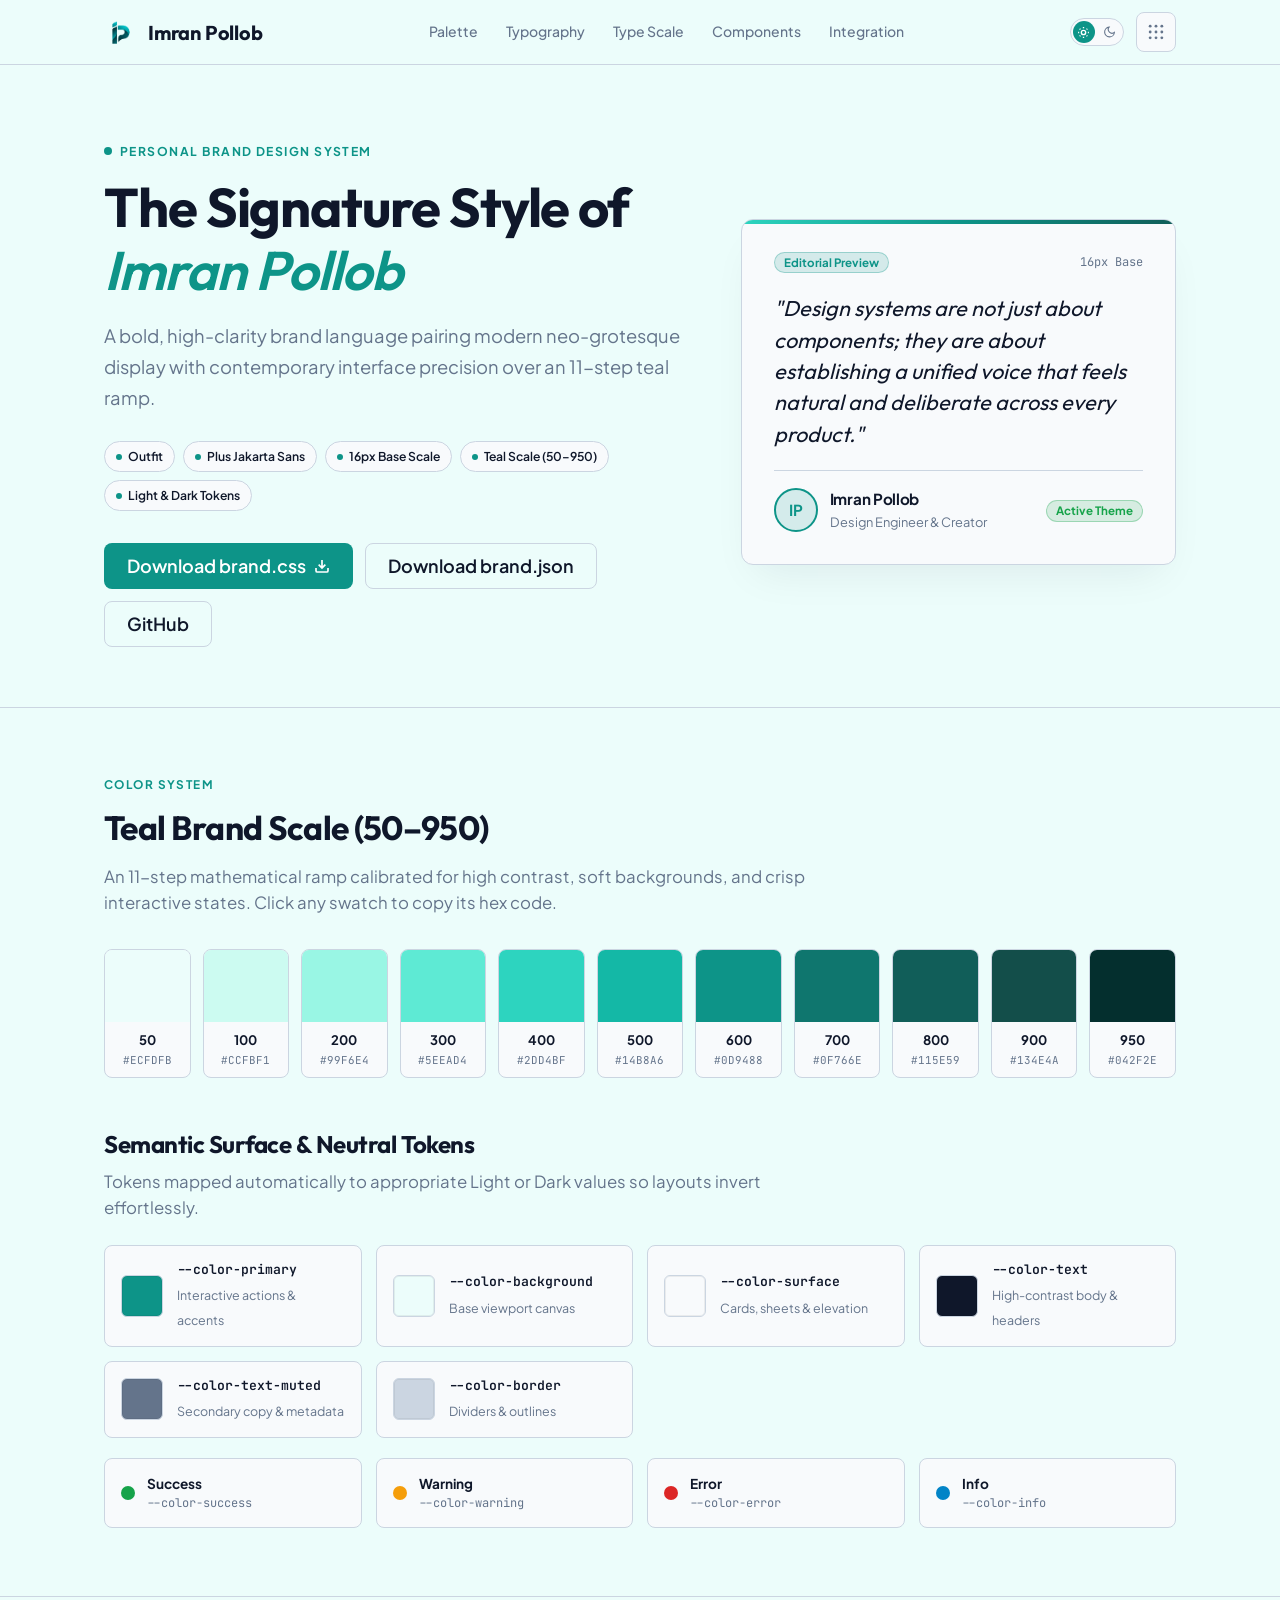
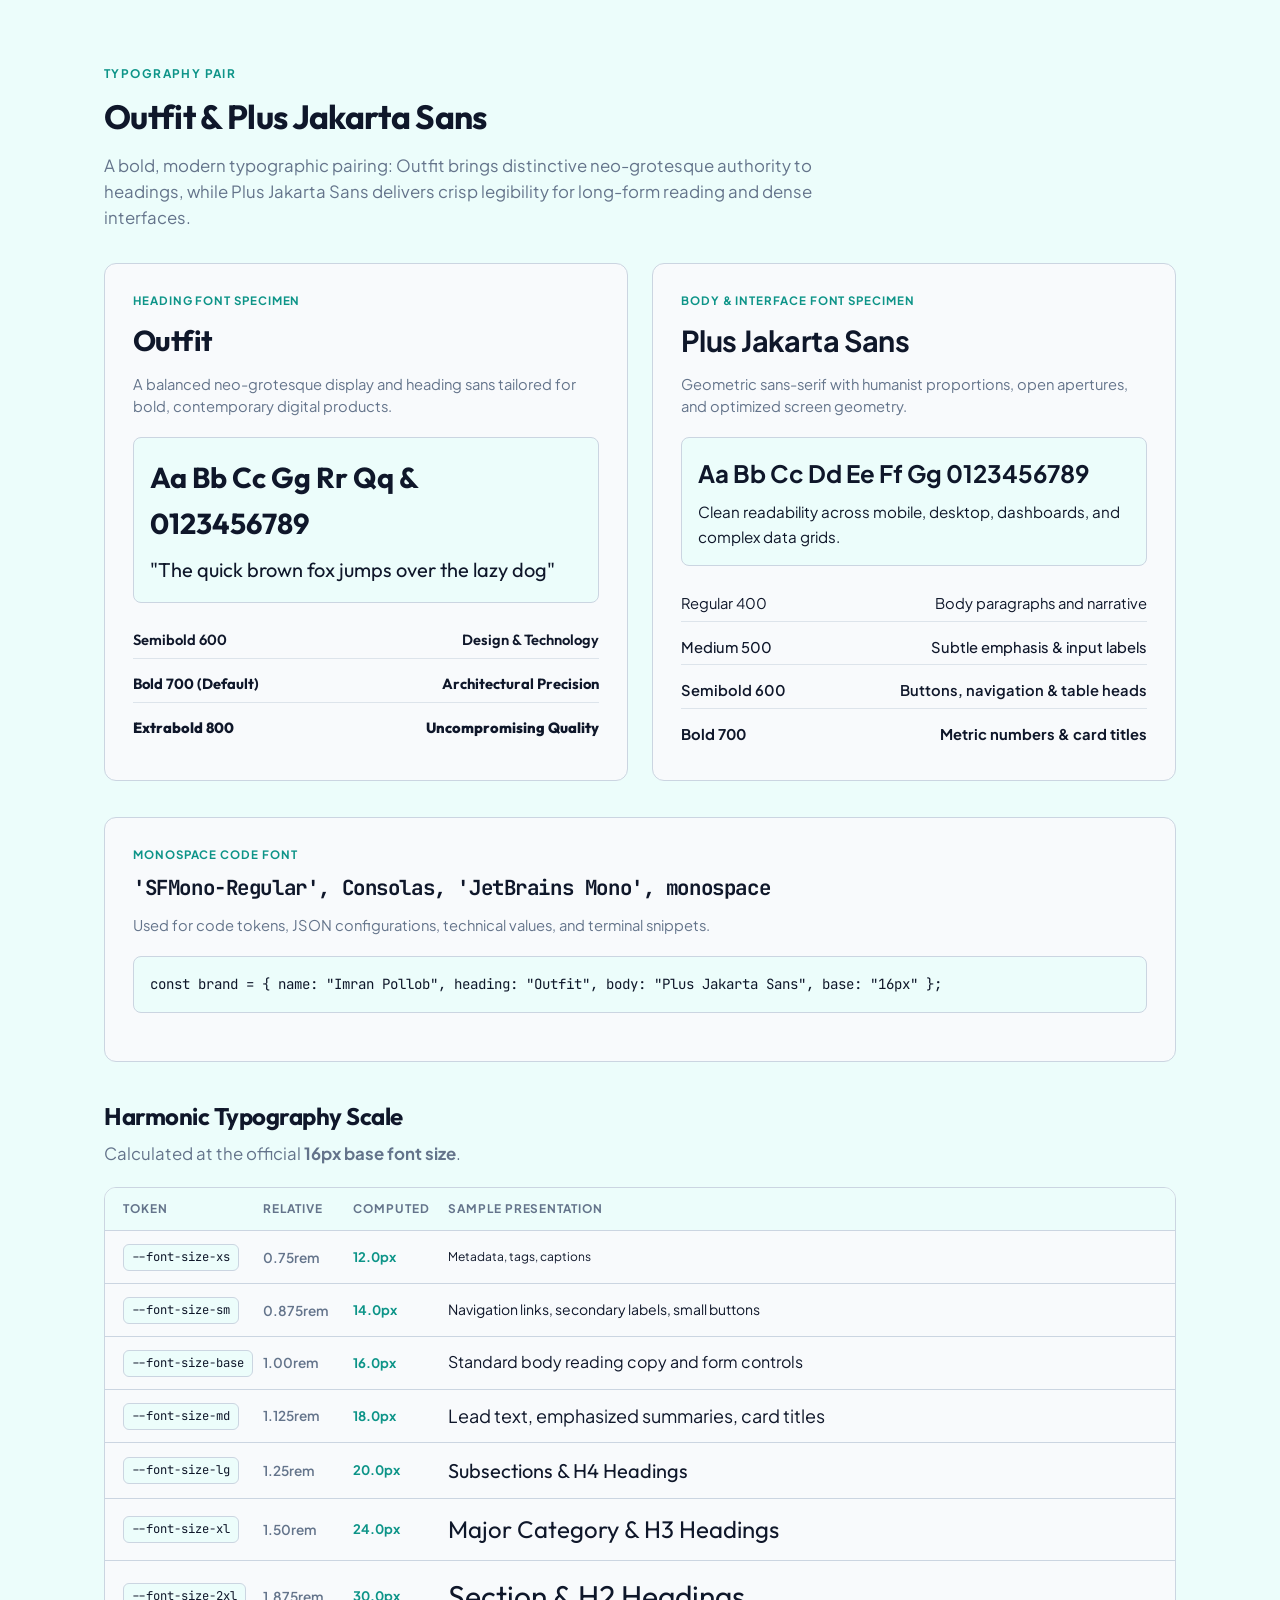
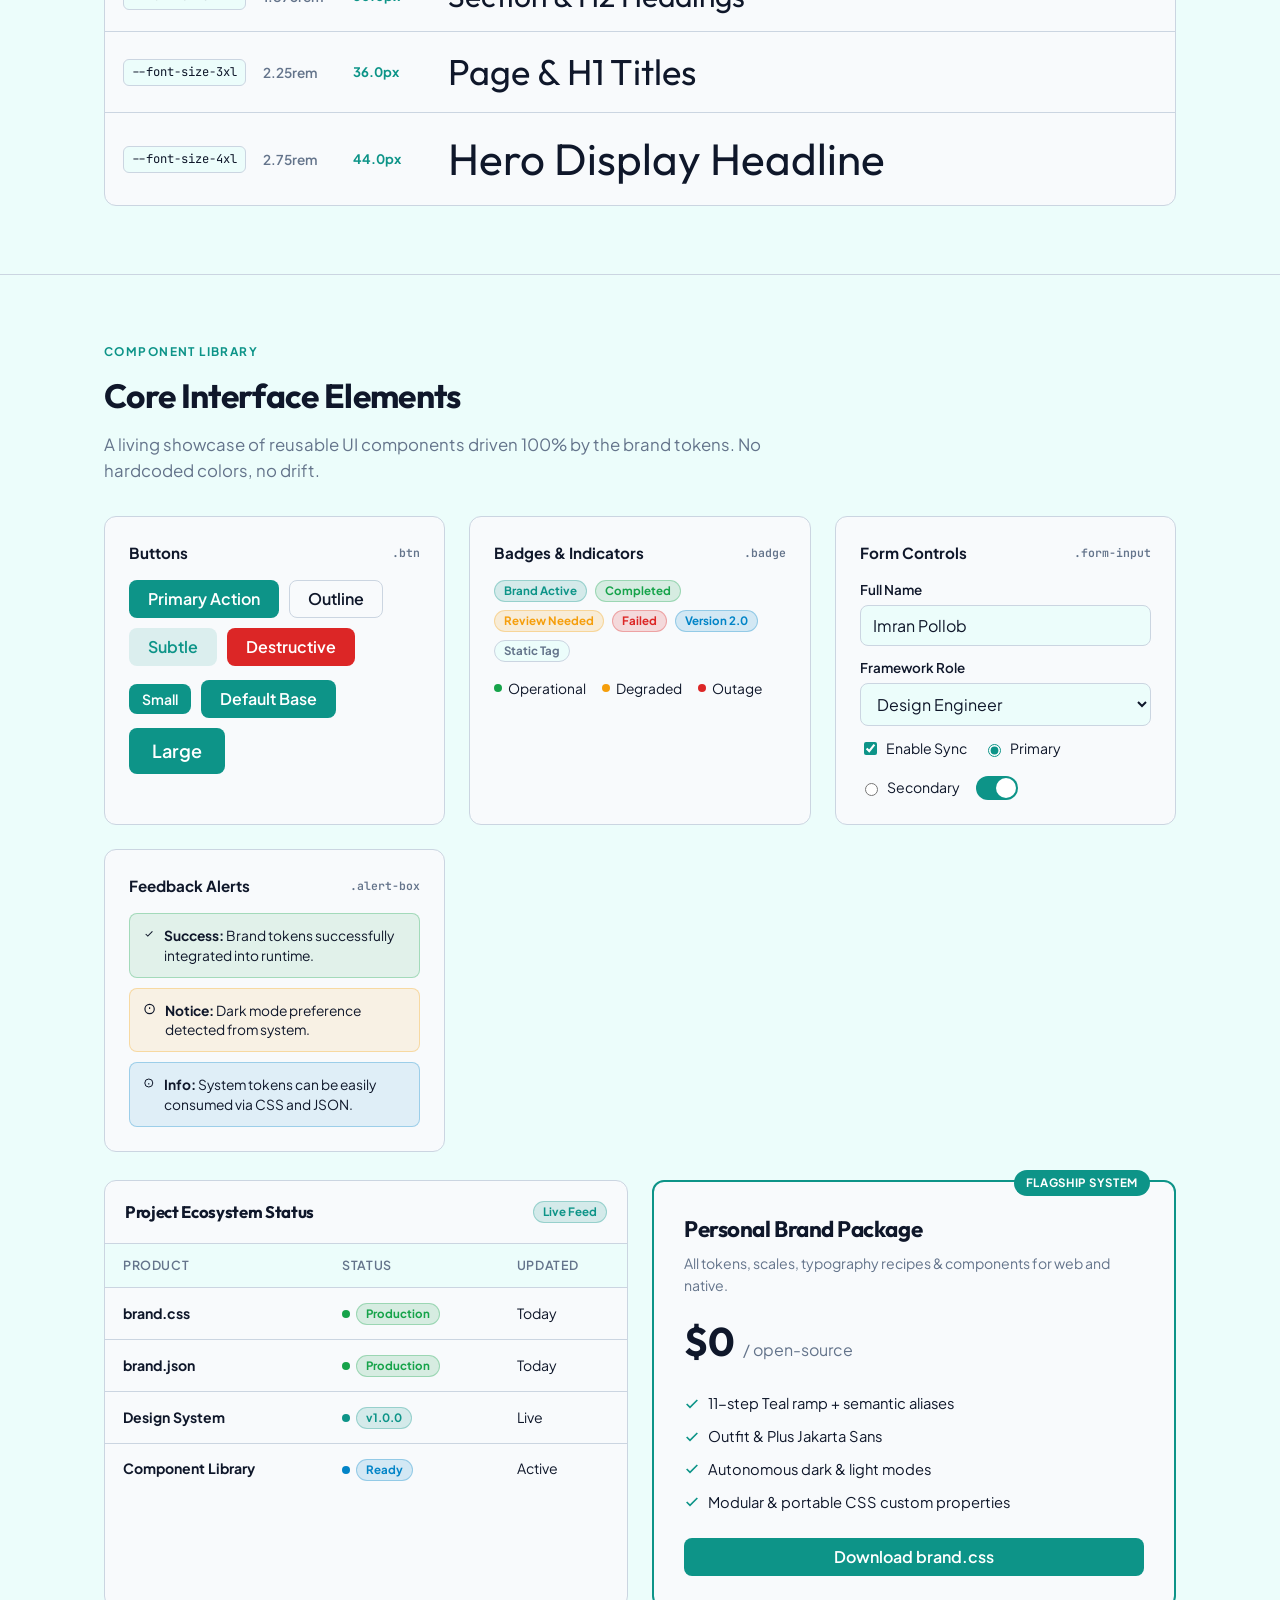
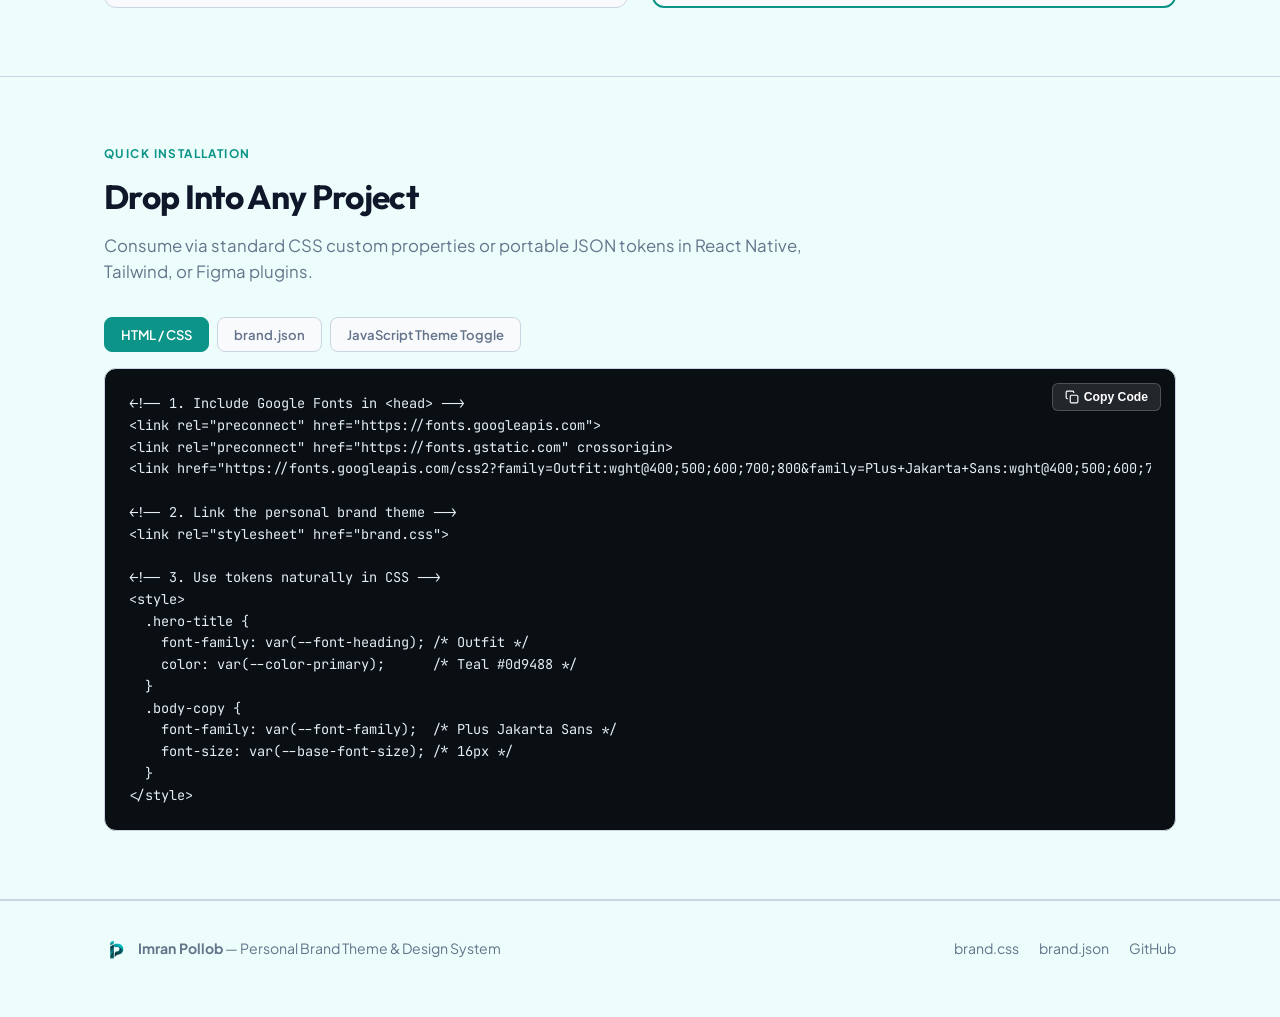
<file: index.html>
<!doctype html>
<html lang="en">

<head>
  <meta charset="UTF-8">
  <meta name="viewport" content="width=device-width, initial-scale=1.0">
  <title>Imran Pollob — Personal Brand Theme Showcase</title>
  <meta name="description"
    content="Official Brand Theme & Design System of Imran Pollob. Crafted with Outfit, Plus Jakarta Sans, and an 11-step Teal ramp.">
  <link rel="stylesheet" href="brand.css">
  <link rel="stylesheet" href="launcher.css">
  <script src="launcher.js" defer></script>
  <link rel="preconnect" href="https://fonts.googleapis.com">
  <link rel="preconnect" href="https://fonts.gstatic.com" crossorigin>
  <link
    href="https://fonts.googleapis.com/css2?family=JetBrains+Mono:wght@400;500;600&family=Outfit:wght@400;500;600;700;800&family=Plus+Jakarta+Sans:ital,wght@0,400;0,500;0,600;0,700;0,800;1,400;1,500&display=swap"
    rel="stylesheet">

  <style>
    * {
      box-sizing: border-box;
    }

    html,
    body {
      overflow-x: hidden;
      max-width: 100%;
    }

    html {
      font-size: var(--base-font-size, 16px);
      scroll-behavior: smooth;
    }

    body {
      margin: 0;
      font-family: var(--font-family);
      background: var(--color-background);
      color: var(--color-text);
      line-height: var(--line-height-normal);
      transition: background 0.25s ease, color 0.25s ease, border-color 0.25s ease;
      -webkit-font-smoothing: antialiased;
      padding-bottom: 20px;
    }

    h1,
    h2,
    h3,
    h4,
    .brand-logo-text,
    .display-font {
      font-family: var(--font-heading);
      letter-spacing: var(--letter-spacing-tight);
    }

    code,
    pre,
    .mono {
      font-family: var(--font-mono);
    }

    img,
    svg {
      display: block;
    }

    .wrap {
      max-width: 1120px;
      margin: 0 auto;
      padding: 0 clamp(16px, 4vw, 24px);
    }

    /* ============ NAVIGATION ============ */
    .site-nav {
      position: sticky;
      top: 0;
      z-index: 100;
      background: color-mix(in srgb, var(--color-background) 88%, transparent);
      backdrop-filter: blur(14px);
      -webkit-backdrop-filter: blur(14px);
      border-bottom: 1px solid var(--color-border);
      transition: background 0.25s ease, border-color 0.25s ease;
    }

    .site-nav .wrap {
      display: flex;
      align-items: center;
      justify-content: space-between;
      height: 64px;
    }

    .nav-brand {
      display: flex;
      align-items: center;
      gap: 12px;
      text-decoration: none;
      color: var(--color-text);
      flex-shrink: 0;
    }

    .nav-brand img {
      width: 32px;
      height: 32px;
      object-fit: contain;
      border-radius: 6px;
    }

    .brand-logo-text {
      font-size: 1.25rem;
      font-weight: 700;
      color: var(--color-text);
      letter-spacing: -0.01em;
    }

    .nav-menu {
      display: flex;
      align-items: center;
      gap: clamp(14px, 2.5vw, 28px);
    }

    .nav-menu a {
      color: var(--color-text-muted);
      text-decoration: none;
      font-size: var(--font-size-nav, 0.875rem);
      font-weight: 500;
      transition: color 0.15s ease;
      white-space: nowrap;
    }

    .nav-menu a:hover {
      color: var(--color-primary);
    }

    .nav-actions {
      display: flex;
      align-items: center;
      gap: 12px;
      flex-shrink: 0;
    }

    @media (max-width: 768px) {
      .site-nav .wrap {
        height: auto;
        padding-top: 10px;
        padding-bottom: 8px;
        flex-wrap: wrap;
        gap: 8px 16px;
      }

      .nav-menu {
        order: 3;
        width: 100%;
        overflow-x: auto;
        -webkit-overflow-scrolling: touch;
        scrollbar-width: none;
        padding: 4px 0 2px;
        gap: 18px;
      }

      .nav-menu::-webkit-scrollbar {
        display: none;
      }
    }

    /* Theme switch toggle */
    .theme-switch {
      width: 54px;
      height: 28px;
      border-radius: 999px;
      border: 1px solid var(--color-border);
      background: var(--color-surface);
      position: relative;
      cursor: pointer;
      flex: none;
      padding: 0;
      transition: background 0.2s ease, border-color 0.2s ease;
    }

    .theme-switch .track-icon {
      position: absolute;
      top: 50%;
      transform: translateY(-50%);
      width: 13px;
      height: 13px;
      color: var(--color-text-muted);
    }

    .theme-switch .track-icon.sun {
      left: 7px;
    }

    .theme-switch .track-icon.moon {
      right: 7px;
    }

    .theme-switch .thumb {
      position: absolute;
      top: 2px;
      left: 2px;
      width: 22px;
      height: 22px;
      border-radius: 50%;
      background: var(--color-primary);
      color: #ffffff;
      display: flex;
      align-items: center;
      justify-content: center;
      transition: left 0.2s cubic-bezier(0.4, 0, 0.2, 1);
    }

    .theme-switch .thumb svg {
      width: 13px;
      height: 13px;
    }

    .theme-switch .thumb .moon-icon {
      display: none;
    }

    [data-theme="dark"] .theme-switch .thumb {
      left: 28px;
    }

    [data-theme="dark"] .theme-switch .thumb .sun-icon {
      display: none;
    }

    [data-theme="dark"] .theme-switch .thumb .moon-icon {
      display: block;
    }

    /* ============ HERO SECTION ============ */
    .hero {
      padding: clamp(40px, 8vw, 72px) 0 clamp(36px, 6vw, 60px);
      border-bottom: 1px solid var(--color-border);
    }

    .hero-grid {
      display: grid;
      grid-template-columns: 1.15fr 0.85fr;
      gap: clamp(28px, 5vw, 48px);
      align-items: center;
    }

    @media (max-width: 900px) {
      .hero-grid {
        grid-template-columns: 1fr;
      }
    }

    .hero-eyebrow {
      display: inline-flex;
      align-items: center;
      gap: 8px;
      font-size: 0.76rem;
      font-weight: 700;
      letter-spacing: 0.12em;
      text-transform: uppercase;
      color: var(--color-primary);
      margin-bottom: 16px;
    }

    .hero-eyebrow-dot {
      width: 8px;
      height: 8px;
      border-radius: 50%;
      background: var(--color-primary);
      animation: pulse 2s infinite ease-in-out;
    }

    @keyframes pulse {

      0%,
      100% {
        opacity: 1;
        transform: scale(1);
      }

      50% {
        opacity: 0.4;
        transform: scale(0.85);
      }
    }

    .hero h1 {
      font-size: clamp(2.1rem, 5.5vw, 3.4rem);
      line-height: var(--line-height-tight);
      margin: 0 0 18px;
      font-weight: 700;
      color: var(--color-text);
      word-break: break-word;
    }

    .hero h1 em {
      font-style: italic;
      color: var(--color-primary);
      font-weight: 600;
    }

    .hero-lede {
      font-size: clamp(1rem, 2.4vw, 1.15rem);
      line-height: var(--line-height-relaxed);
      color: var(--color-text-muted);
      margin: 0 0 28px;
    }

    .hero-pill-row {
      display: flex;
      flex-wrap: wrap;
      gap: 8px;
      margin-bottom: 32px;
    }

    .hero-pill {
      font-size: 0.76rem;
      font-weight: 600;
      padding: 5px 11px;
      border-radius: 999px;
      background: var(--color-surface);
      border: 1px solid var(--color-border);
      color: var(--color-text);
      display: inline-flex;
      align-items: center;
      gap: 6px;
    }

    .hero-pill .dot {
      width: 6px;
      height: 6px;
      border-radius: 50%;
      background: var(--color-primary);
    }

    .hero-cta-row {
      display: flex;
      flex-wrap: wrap;
      gap: 12px;
      align-items: center;
    }

    @media (max-width: 480px) {
      .hero-cta-row .btn {
        width: 100%;
      }
    }

    /* Real-world Hero Card */
    .hero-specimen-card {
      background: var(--color-surface);
      border: 1px solid var(--color-border);
      border-radius: calc(var(--radius) * 1.5);
      padding: clamp(20px, 4vw, 32px);
      box-shadow: 0 20px 40px -15px color-mix(in srgb, var(--color-text) 8%, transparent);
      position: relative;
      overflow: hidden;
    }

    .hero-specimen-card::before {
      content: '';
      position: absolute;
      top: 0;
      left: 0;
      right: 0;
      height: 4px;
      background: linear-gradient(90deg, var(--brand-400), var(--brand-600), var(--brand-800));
    }

    .specimen-header {
      display: flex;
      justify-content: space-between;
      align-items: center;
      margin-bottom: 20px;
    }

    .specimen-quote {
      font-family: var(--font-heading);
      font-size: clamp(1.15rem, 3vw, 1.35rem);
      line-height: 1.45;
      font-style: italic;
      margin: 0 0 20px;
      color: var(--color-text);
    }

    .specimen-author {
      display: flex;
      align-items: center;
      gap: 12px;
      padding-top: 16px;
      border-top: 1px solid var(--color-border);
    }

    .author-avatar {
      width: 44px;
      height: 44px;
      border-radius: 50%;
      background: color-mix(in srgb, var(--color-primary) 15%, transparent);
      color: var(--color-primary);
      display: flex;
      align-items: center;
      justify-content: center;
      font-weight: 700;
      font-size: 0.95rem;
      border: 2px solid var(--color-primary);
    }

    .author-info h4 {
      margin: 0;
      font-family: var(--font-family);
      font-size: 0.95rem;
      font-weight: 700;
    }

    .author-info p {
      margin: 2px 0 0;
      font-size: 0.8rem;
      color: var(--color-text-muted);
    }

    /* ============ SECTION COMMON ============ */
    .section-block {
      padding: clamp(48px, 8vw, 68px) 0;
      border-bottom: 1px solid var(--color-border);
    }

    .section-head {
      margin-bottom: 32px;
    }

    .section-eyebrow {
      font-size: 0.74rem;
      font-weight: 700;
      letter-spacing: 0.12em;
      text-transform: uppercase;
      color: var(--color-primary);
      margin-bottom: 8px;
    }

    .section-head h2 {
      font-size: clamp(1.7rem, 4vw, 2.1rem);
      margin: 0 0 10px;
      font-weight: 700;
    }

    .section-head p {
      margin: 0;
      font-size: clamp(0.95rem, 2.2vw, 1.05rem);
      color: var(--color-text-muted);
      max-width: 720px;
    }

    /* ============ COLOR PALETTE ============ */
    .swatch-grid {
      display: grid;
      grid-template-columns: repeat(auto-fit, minmax(min(100%, 78px), 1fr));
      gap: clamp(8px, 1.8vw, 12px);
      margin-bottom: 36px;
    }

    .swatch-card {
      background: var(--color-surface);
      border: 1px solid var(--color-border);
      border-radius: var(--radius);
      overflow: hidden;
      cursor: pointer;
      transition: transform 0.16s ease, box-shadow 0.16s ease;
      position: relative;
    }

    .swatch-card:hover {
      transform: translateY(-3px);
      box-shadow: 0 8px 16px -4px color-mix(in srgb, var(--color-text) 12%, transparent);
    }

    .swatch-fill {
      height: clamp(52px, 10vw, 72px);
      width: 100%;
      position: relative;
    }

    .swatch-meta {
      padding: 8px 4px;
      text-align: center;
    }

    .swatch-step {
      font-weight: 700;
      font-size: 0.82rem;
      display: block;
    }

    .swatch-hex {
      font-family: var(--font-mono);
      font-size: 0.68rem;
      color: var(--color-text-muted);
      margin-top: 2px;
      display: block;
      text-transform: uppercase;
    }

    /* Semantic tokens grid */
    .semantic-grid {
      display: grid;
      grid-template-columns: repeat(auto-fit, minmax(min(100%, 220px), 1fr));
      gap: 14px;
    }

    .semantic-card {
      background: var(--color-surface);
      border: 1px solid var(--color-border);
      border-radius: var(--radius);
      padding: 14px 16px;
      display: flex;
      align-items: center;
      gap: 14px;
      transition: transform 0.15s ease;
    }

    .semantic-card:hover {
      transform: translateY(-2px);
    }

    .semantic-chip {
      width: 42px;
      height: 42px;
      border-radius: calc(var(--radius) - 2px);
      flex-shrink: 0;
      border: 1px solid var(--color-border);
      box-shadow: inset 0 0 0 1px rgba(0, 0, 0, 0.06);
    }

    .semantic-info {
      flex: 1;
      min-width: 0;
    }

    .semantic-token-name {
      font-family: var(--font-mono);
      font-size: 0.82rem;
      font-weight: 600;
      display: block;
      margin-bottom: 2px;
    }

    .semantic-role {
      font-size: 0.78rem;
      color: var(--color-text-muted);
    }

    /* Status row */
    .status-tokens-row {
      display: grid;
      grid-template-columns: repeat(auto-fit, minmax(min(100%, 200px), 1fr));
      gap: 14px;
      margin-top: 20px;
    }

    .status-card {
      background: var(--color-surface);
      border: 1px solid var(--color-border);
      border-radius: var(--radius);
      padding: 14px 16px;
      display: flex;
      align-items: center;
      gap: 12px;
    }

    .status-dot-large {
      width: 14px;
      height: 14px;
      border-radius: 50%;
      flex-shrink: 0;
    }

    /* ============ TYPOGRAPHY SECTION ============ */
    .type-duo-grid {
      display: grid;
      grid-template-columns: repeat(auto-fit, minmax(min(100%, 340px), 1fr));
      gap: 24px;
      margin-bottom: 36px;
    }

    .type-specimen-panel {
      background: var(--color-surface);
      border: 1px solid var(--color-border);
      border-radius: calc(var(--radius) * 1.5);
      padding: clamp(18px, 3.5vw, 28px);
    }

    .type-panel-badge {
      font-size: 0.72rem;
      font-weight: 700;
      letter-spacing: 0.08em;
      text-transform: uppercase;
      color: var(--color-primary);
      margin-bottom: 8px;
    }

    .type-panel-title {
      font-size: 1.8rem;
      font-weight: 700;
      margin: 0 0 10px;
    }

    .type-panel-desc {
      font-size: 0.92rem;
      color: var(--color-text-muted);
      margin: 0 0 20px;
      line-height: 1.5;
    }

    .type-glyph-preview {
      background: var(--color-background);
      border: 1px solid var(--color-border);
      border-radius: var(--radius);
      padding: 16px;
      margin-bottom: 20px;
      font-size: 0.95rem;
      line-height: 1.6;
      word-break: break-word;
    }

    .type-weights-list {
      display: flex;
      flex-direction: column;
      gap: 8px;
    }

    .type-weight-row {
      display: flex;
      justify-content: space-between;
      align-items: baseline;
      padding: 6px 0;
      border-bottom: 1px solid color-mix(in srgb, var(--color-border) 60%, transparent);
      font-size: 0.92rem;
      gap: 12px;
    }

    .type-weight-row:last-child {
      border-bottom: none;
    }

    /* Type Scale Table */
    .type-scale-container {
      background: var(--color-surface);
      border: 1px solid var(--color-border);
      border-radius: calc(var(--radius) * 1.5);
      overflow-x: auto;
      -webkit-overflow-scrolling: touch;
    }

    .type-scale-table-head,
    .type-scale-item {
      display: grid;
      grid-template-columns: 140px 90px 95px 1fr;
      min-width: 520px;
      padding: 12px 18px;
      align-items: center;
    }

    .type-scale-table-head {
      background: var(--color-background);
      border-bottom: 1px solid var(--color-border);
      font-size: 0.74rem;
      font-weight: 700;
      letter-spacing: 0.08em;
      text-transform: uppercase;
      color: var(--color-text-muted);
    }

    .type-scale-item {
      border-bottom: 1px solid var(--color-border);
      transition: background 0.15s ease;
    }

    .type-scale-item:last-child {
      border-bottom: none;
    }

    .type-scale-item:hover {
      background: color-mix(in srgb, var(--color-background) 50%, var(--color-surface));
    }

    .token-pill {
      font-family: var(--font-mono);
      font-size: 0.76rem;
      padding: 3px 8px;
      border-radius: 6px;
      background: var(--color-background);
      border: 1px solid var(--color-border);
      color: var(--color-text);
      display: inline-block;
    }

    .size-rem {
      font-size: 0.85rem;
      font-weight: 600;
      color: var(--color-text-muted);
    }

    .size-px {
      font-size: 0.82rem;
      font-weight: 700;
      color: var(--color-primary);
    }

    .scale-render {
      white-space: nowrap;
      overflow: hidden;
      text-overflow: ellipsis;
      color: var(--color-text);
    }

    /* ============ UI COMPONENTS SHOWCASE ============ */
    .components-grid {
      display: grid;
      grid-template-columns: repeat(auto-fit, minmax(min(100%, 300px), 1fr));
      gap: 24px;
      margin-bottom: 28px;
    }

    .component-box {
      background: var(--color-surface);
      border: 1px solid var(--color-border);
      border-radius: calc(var(--radius) * 1.5);
      padding: clamp(16px, 3.5vw, 24px);
    }

    .component-box-title {
      font-family: var(--font-family);
      font-size: 0.95rem;
      font-weight: 700;
      margin: 0 0 16px;
      color: var(--color-text);
      display: flex;
      align-items: center;
      justify-content: space-between;
    }

    .component-box-title span {
      font-size: 0.72rem;
      font-weight: 600;
      color: var(--color-text-muted);
      font-family: var(--font-mono);
    }

    /* Buttons */
    .btn-group {
      display: flex;
      flex-wrap: wrap;
      gap: 10px;
      align-items: center;
      margin-bottom: 14px;
    }

    .btn {
      display: inline-flex;
      align-items: center;
      justify-content: center;
      gap: 8px;
      font-family: var(--font-family);
      font-size: var(--font-size-base);
      font-weight: 600;
      line-height: 1;
      padding: 10px 18px;
      border-radius: var(--radius);
      border: 1px solid transparent;
      cursor: pointer;
      text-decoration: none;
      transition: all 0.16s ease;
    }

    .btn-sm {
      font-size: var(--font-size-sm);
      padding: 7px 12px;
    }

    .btn-lg {
      font-size: var(--font-size-md);
      padding: 13px 22px;
    }

    .btn-primary {
      background: var(--color-primary);
      color: #ffffff;
    }

    .btn-primary:hover {
      background: var(--color-primary-hover);
      transform: translateY(-1px);
    }

    .btn-outline {
      background: transparent;
      border-color: var(--color-border);
      color: var(--color-text);
    }

    .btn-outline:hover {
      border-color: var(--color-primary);
      color: var(--color-primary);
      background: color-mix(in srgb, var(--color-primary) 6%, transparent);
    }

    .btn-subtle {
      background: color-mix(in srgb, var(--color-primary) 12%, transparent);
      color: var(--color-primary);
    }

    .btn-subtle:hover {
      background: color-mix(in srgb, var(--color-primary) 20%, transparent);
    }

    .btn-destructive {
      background: var(--color-error);
      color: #ffffff;
    }

    .btn-destructive:hover {
      opacity: 0.9;
    }

    /* Badges */
    .badge-group {
      display: flex;
      flex-wrap: wrap;
      gap: 8px;
    }

    .badge {
      font-size: 0.72rem;
      font-weight: 700;
      padding: 3px 9px;
      border-radius: 999px;
      display: inline-flex;
      align-items: center;
      gap: 5px;
      line-height: 1.2;
    }

    .badge-brand {
      background: color-mix(in srgb, var(--color-primary) 15%, transparent);
      color: var(--color-primary);
      border: 1px solid color-mix(in srgb, var(--color-primary) 30%, transparent);
    }

    .badge-success {
      background: color-mix(in srgb, var(--color-success) 15%, transparent);
      color: var(--color-success);
      border: 1px solid color-mix(in srgb, var(--color-success) 30%, transparent);
    }

    .badge-warning {
      background: color-mix(in srgb, var(--color-warning) 15%, transparent);
      color: var(--color-warning);
      border: 1px solid color-mix(in srgb, var(--color-warning) 30%, transparent);
    }

    .badge-error {
      background: color-mix(in srgb, var(--color-error) 15%, transparent);
      color: var(--color-error);
      border: 1px solid color-mix(in srgb, var(--color-error) 30%, transparent);
    }

    .badge-info {
      background: color-mix(in srgb, var(--color-info) 15%, transparent);
      color: var(--color-info);
      border: 1px solid color-mix(in srgb, var(--color-info) 30%, transparent);
    }

    .badge-outline {
      background: var(--color-background);
      border: 1px solid var(--color-border);
      color: var(--color-text-muted);
    }

    /* Form Elements */
    .form-group {
      display: flex;
      flex-direction: column;
      gap: 12px;
    }

    .form-label {
      font-size: 0.84rem;
      font-weight: 600;
      color: var(--color-text);
      display: block;
      margin-bottom: 4px;
    }

    .form-input,
    .form-select,
    .form-textarea {
      width: 100%;
      padding: 9px 12px;
      font-family: var(--font-family);
      font-size: var(--font-size-base);
      background: var(--color-background);
      border: 1px solid var(--color-border);
      border-radius: var(--radius);
      color: var(--color-text);
      outline: none;
      transition: border-color 0.16s ease, box-shadow 0.16s ease;
    }

    .form-input:focus,
    .form-select:focus,
    .form-textarea:focus {
      border-color: var(--color-primary);
      box-shadow: 0 0 0 3px color-mix(in srgb, var(--color-primary) 20%, transparent);
    }

    .form-row-checkbox {
      display: flex;
      flex-wrap: wrap;
      align-items: center;
      gap: 16px;
      font-size: 0.88rem;
    }

    .form-check {
      display: inline-flex;
      align-items: center;
      gap: 6px;
      cursor: pointer;
    }

    .form-check input {
      accent-color: var(--color-primary);
      cursor: pointer;
    }

    /* Toggle switch demo */
    .ui-switch {
      width: 42px;
      height: 24px;
      border-radius: 999px;
      background: var(--color-border);
      position: relative;
      cursor: pointer;
      transition: background 0.2s ease;
    }

    .ui-switch.is-active {
      background: var(--color-primary);
    }

    .ui-switch::after {
      content: '';
      position: absolute;
      top: 2px;
      left: 2px;
      width: 20px;
      height: 20px;
      border-radius: 50%;
      background: #ffffff;
      transition: transform 0.2s cubic-bezier(0.4, 0, 0.2, 1);
    }

    .ui-switch.is-active::after {
      transform: translateX(18px);
    }

    /* Alert Boxes */
    .alert-stack {
      display: flex;
      flex-direction: column;
      gap: 10px;
    }

    .alert-box {
      padding: 12px 14px;
      border-radius: var(--radius);
      font-size: 0.86rem;
      display: flex;
      align-items: flex-start;
      gap: 10px;
      line-height: 1.4;
      border: 1px solid;
    }

    .alert-box.success {
      background: color-mix(in srgb, var(--color-success) 10%, var(--color-surface));
      border-color: color-mix(in srgb, var(--color-success) 30%, transparent);
      color: var(--color-text);
    }

    .alert-box.warning {
      background: color-mix(in srgb, var(--color-warning) 10%, var(--color-surface));
      border-color: color-mix(in srgb, var(--color-warning) 30%, transparent);
      color: var(--color-text);
    }

    .alert-box.error {
      background: color-mix(in srgb, var(--color-error) 10%, var(--color-surface));
      border-color: color-mix(in srgb, var(--color-error) 30%, transparent);
      color: var(--color-text);
    }

    .alert-box.info {
      background: color-mix(in srgb, var(--color-info) 10%, var(--color-surface));
      border-color: color-mix(in srgb, var(--color-info) 30%, transparent);
      color: var(--color-text);
    }

    /* Table & Pricing Container Grid */
    .table-pricing-grid {
      display: grid;
      grid-template-columns: repeat(auto-fit, minmax(min(100%, 340px), 1fr));
      gap: 24px;
    }

    /* Data Table */
    .table-card {
      background: var(--color-surface);
      border: 1px solid var(--color-border);
      border-radius: calc(var(--radius) * 1.5);
      overflow-x: auto;
      -webkit-overflow-scrolling: touch;
    }

    .brand-table {
      width: 100%;
      min-width: 340px;
      border-collapse: collapse;
      font-size: 0.88rem;
    }

    .brand-table th {
      background: var(--color-background);
      text-align: left;
      padding: 12px 18px;
      font-weight: 600;
      color: var(--color-text-muted);
      border-bottom: 1px solid var(--color-border);
      font-size: 0.78rem;
      text-transform: uppercase;
      letter-spacing: 0.05em;
    }

    .brand-table td {
      padding: 14px 18px;
      border-bottom: 1px solid var(--color-border);
      color: var(--color-text);
    }

    .brand-table tr:last-child td {
      border-bottom: none;
    }

    .brand-table tbody tr:hover {
      background: color-mix(in srgb, var(--color-background) 50%, var(--color-surface));
    }

    .status-dot {
      display: inline-block;
      width: 8px;
      height: 8px;
      border-radius: 50%;
      margin-right: 6px;
    }

    /* Pricing Card Component */
    .pricing-card-demo {
      background: var(--color-surface);
      border: 2px solid var(--color-primary);
      border-radius: calc(var(--radius) * 1.5);
      padding: clamp(20px, 4vw, 30px);
      position: relative;
    }

    .pricing-badge-popular {
      position: absolute;
      top: -12px;
      right: 24px;
      background: var(--color-primary);
      color: #ffffff;
      font-size: 0.72rem;
      font-weight: 700;
      text-transform: uppercase;
      letter-spacing: 0.06em;
      padding: 4px 12px;
      border-radius: 999px;
    }

    .pricing-price {
      font-family: var(--font-heading);
      font-size: 2.5rem;
      font-weight: 700;
      margin: 14px 0 6px;
      color: var(--color-text);
    }

    .pricing-price span {
      font-size: 1rem;
      font-family: var(--font-family);
      font-weight: 400;
      color: var(--color-text-muted);
    }

    .pricing-checklist {
      list-style: none;
      padding: 0;
      margin: 20px 0 24px;
      display: flex;
      flex-direction: column;
      gap: 10px;
      font-size: 0.92rem;
    }

    .pricing-checklist li {
      display: flex;
      align-items: center;
      gap: 8px;
    }

    .pricing-checklist li svg {
      color: var(--color-primary);
      flex-shrink: 0;
    }

    /* ============ IMPLEMENTATION GUIDE ============ */
    .code-tabs {
      display: flex;
      gap: 8px;
      margin-bottom: 12px;
      overflow-x: auto;
      -webkit-overflow-scrolling: touch;
      padding-bottom: 4px;
    }

    .code-tab-btn {
      background: var(--color-surface);
      border: 1px solid var(--color-border);
      border-radius: var(--radius);
      padding: 8px 16px;
      font-family: var(--font-family);
      font-size: 0.82rem;
      font-weight: 600;
      color: var(--color-text-muted);
      cursor: pointer;
      transition: all 0.16s ease;
      white-space: nowrap;
    }

    .code-tab-btn.active {
      background: var(--color-primary);
      color: #ffffff;
      border-color: var(--color-primary);
    }

    .code-panel {
      position: relative;
      background: #090f13;
      color: #e6edf3;
      border: 1px solid var(--color-border);
      border-radius: calc(var(--radius) * 1.5);
      padding: clamp(16px, 3.5vw, 24px);
      overflow-x: auto;
    }

    .code-panel pre {
      margin: 0;
      font-family: var(--font-mono);
      font-size: clamp(0.78rem, 2vw, 0.85rem);
      line-height: 1.6;
      overflow-x: auto;
    }

    .btn-copy-code {
      position: absolute;
      top: 14px;
      right: 14px;
      background: rgba(255, 255, 255, 0.1);
      border: 1px solid rgba(255, 255, 255, 0.2);
      border-radius: 6px;
      color: #ffffff;
      padding: 6px 12px;
      font-size: 0.76rem;
      font-weight: 600;
      cursor: pointer;
      display: inline-flex;
      align-items: center;
      gap: 5px;
      transition: background 0.15s ease;
    }

    .btn-copy-code:hover {
      background: rgba(255, 255, 255, 0.2);
    }

    /* ============ FOOTER ============ */
    .site-footer {
      border-top: 1px solid var(--color-border);
      padding: 36px 0;
      font-size: 0.88rem;
      color: var(--color-text-muted);
    }

    .footer-content {
      display: flex;
      align-items: center;
      justify-content: space-between;
      flex-wrap: wrap;
      gap: 16px;
    }

    .footer-links {
      display: flex;
      gap: 20px;
      flex-wrap: wrap;
    }

    .footer-links a {
      color: var(--color-text-muted);
      text-decoration: none;
      transition: color 0.15s ease;
    }

    .footer-links a:hover {
      color: var(--color-primary);
    }

    /* Toast Notification */
    .toast-notice {
      position: fixed;
      bottom: 84px;
      left: 50%;
      transform: translateX(-50%) translateY(100px);
      background: var(--color-text);
      color: var(--color-background);
      padding: 10px 20px;
      border-radius: 999px;
      font-size: 0.82rem;
      font-weight: 600;
      box-shadow: 0 10px 25px rgba(0, 0, 0, 0.25);
      z-index: 1000;
      opacity: 0;
      pointer-events: none;
      max-width: calc(100vw - 32px);
      text-align: center;
      transition: transform 0.25s cubic-bezier(0.2, 0.9, 0.3, 1), opacity 0.25s ease;
    }

    .toast-notice.show {
      transform: translateX(-50%) translateY(0);
      opacity: 1;
    }
  </style>
</head>

<body>

  <!-- ============ STICKY NAV ============ -->
  <nav class="site-nav">
    <div class="wrap">
      <a href="index.html" class="nav-brand">
        <img src="logo.png" alt="Imran Pollob Brand Mark">
        <span class="brand-logo-text">Imran Pollob</span>
      </a>

      <div class="nav-menu">
        <a href="#palette">Palette</a>
        <a href="#typography">Typography</a>
        <a href="#scale">Type Scale</a>
        <a href="#components">Components</a>
        <a href="#integration">Integration</a>
      </div>

      <div class="nav-actions">
        <button class="theme-switch" id="themeToggle" role="switch" aria-checked="false" aria-label="Toggle theme">
          <svg class="track-icon sun" viewBox="0 0 24 24" fill="none" stroke="currentColor" stroke-width="2">
            <circle cx="12" cy="12" r="4" />
            <path
              d="M12 2v2M12 20v2M4.9 4.9l1.4 1.4M17.7 17.7l1.4 1.4M2 12h2M20 12h2M4.9 19.1l1.4-1.4M17.7 6.3l1.4-1.4" />
          </svg>
          <svg class="track-icon moon" viewBox="0 0 24 24" fill="none" stroke="currentColor" stroke-width="2">
            <path d="M21 12.8A9 9 0 1111.2 3 7 7 0 0021 12.8z" />
          </svg>
          <span class="thumb">
            <svg class="sun-icon" viewBox="0 0 24 24" fill="none" stroke="currentColor" stroke-width="2.5">
              <circle cx="12" cy="12" r="4" />
              <path
                d="M12 2v2M12 20v2M4.9 4.9l1.4 1.4M17.7 17.7l1.4 1.4M2 12h2M20 12h2M4.9 19.1l1.4-1.4M17.7 6.3l1.4-1.4" />
            </svg>
            <svg class="moon-icon" viewBox="0 0 24 24" fill="none" stroke="currentColor" stroke-width="2.5">
              <path d="M21 12.8A9 9 0 1111.2 3 7 7 0 0021 12.8z" />
            </svg>
          </span>
        </button>
        <span data-brand-launcher></span>
      </div>
    </div>
  </nav>

  <!-- ============ HERO ============ -->
  <header class="hero">
    <div class="wrap">
      <div class="hero-grid">
        <div>
          <div class="hero-eyebrow">
            <span class="hero-eyebrow-dot"></span>
            Personal Brand Design System
          </div>
          <h1>The Signature Style of <em>Imran Pollob</em></h1>
          <p class="hero-lede">
            A bold, high-clarity brand language pairing modern neo-grotesque display with contemporary interface
            precision over an 11-step teal ramp.
          </p>

          <div class="hero-pill-row">
            <span class="hero-pill"><span class="dot"></span>Outfit</span>
            <span class="hero-pill"><span class="dot"></span>Plus Jakarta Sans</span>
            <span class="hero-pill"><span class="dot"></span>16px Base Scale</span>
            <span class="hero-pill"><span class="dot"></span>Teal Scale (50–950)</span>
            <span class="hero-pill"><span class="dot"></span>Light &amp; Dark Tokens</span>
          </div>

          <div class="hero-cta-row">
            <a href="brand.css" download class="btn btn-primary btn-lg">
              Download brand.css
              <svg width="16" height="16" viewBox="0 0 24 24" fill="none" stroke="currentColor" stroke-width="2.5">
                <path d="M21 15v4a2 2 0 0 1-2 2H5a2 2 0 0 1-2-2v-4M7 10l5 5 5-5M12 15V3" />
              </svg>
            </a>
            <a href="brand.json" download class="btn btn-outline btn-lg">Download brand.json</a>
            <a href="https://github.com/imranpollob/personal-brand-theme" target="_blank" rel="noopener"
              class="btn btn-outline btn-lg">
              GitHub
            </a>
          </div>
        </div>

        <div class="hero-specimen-card">
          <div class="specimen-header">
            <span class="badge badge-brand">Editorial Preview</span>
            <span style="font-family:var(--font-mono);font-size:0.75rem;color:var(--color-text-muted);">16px Base</span>
          </div>
          <blockquote class="specimen-quote">
            "Design systems are not just about components; they are about establishing a unified voice that feels
            natural and deliberate across every product."
          </blockquote>
          <div class="specimen-author">
            <div class="author-avatar">IP</div>
            <div class="author-info">
              <h4>Imran Pollob</h4>
              <p>Design Engineer &amp; Creator</p>
            </div>
            <div style="margin-left:auto;">
              <span class="badge badge-success">Active Theme</span>
            </div>
          </div>
        </div>
      </div>
    </div>
  </header>

  <main>
    <!-- ============ COLOR PALETTE ============ -->
    <section class="section-block" id="palette">
      <div class="wrap">
        <div class="section-head">
          <div class="section-eyebrow">Color System</div>
          <h2>Teal Brand Scale (50–950)</h2>
          <p>
            An 11-step mathematical ramp calibrated for high contrast, soft backgrounds, and crisp interactive states.
            Click any swatch to copy its hex code.
          </p>
        </div>

        <div class="swatch-grid" id="brandSwatches">
          <div class="swatch-card" data-token="--brand-50" data-hex="#ecfdfb">
            <div class="swatch-fill" style="background: var(--brand-50);"></div>
            <div class="swatch-meta"><span class="swatch-step">50</span><span class="swatch-hex">#ecfdfb</span></div>
          </div>
          <div class="swatch-card" data-token="--brand-100" data-hex="#ccfbf1">
            <div class="swatch-fill" style="background: var(--brand-100);"></div>
            <div class="swatch-meta"><span class="swatch-step">100</span><span class="swatch-hex">#ccfbf1</span></div>
          </div>
          <div class="swatch-card" data-token="--brand-200" data-hex="#99f6e4">
            <div class="swatch-fill" style="background: var(--brand-200);"></div>
            <div class="swatch-meta"><span class="swatch-step">200</span><span class="swatch-hex">#99f6e4</span></div>
          </div>
          <div class="swatch-card" data-token="--brand-300" data-hex="#5eead4">
            <div class="swatch-fill" style="background: var(--brand-300);"></div>
            <div class="swatch-meta"><span class="swatch-step">300</span><span class="swatch-hex">#5eead4</span></div>
          </div>
          <div class="swatch-card" data-token="--brand-400" data-hex="#2dd4bf">
            <div class="swatch-fill" style="background: var(--brand-400);"></div>
            <div class="swatch-meta"><span class="swatch-step">400</span><span class="swatch-hex">#2dd4bf</span></div>
          </div>
          <div class="swatch-card" data-token="--brand-500" data-hex="#14b8a6">
            <div class="swatch-fill" style="background: var(--brand-500);"></div>
            <div class="swatch-meta"><span class="swatch-step">500</span><span class="swatch-hex">#14b8a6</span></div>
          </div>
          <div class="swatch-card" data-token="--brand-600" data-hex="#0d9488">
            <div class="swatch-fill" style="background: var(--brand-600);"></div>
            <div class="swatch-meta"><span class="swatch-step">600</span><span class="swatch-hex">#0d9488</span></div>
          </div>
          <div class="swatch-card" data-token="--brand-700" data-hex="#0f766e">
            <div class="swatch-fill" style="background: var(--brand-700);"></div>
            <div class="swatch-meta"><span class="swatch-step">700</span><span class="swatch-hex">#0f766e</span></div>
          </div>
          <div class="swatch-card" data-token="--brand-800" data-hex="#115e59">
            <div class="swatch-fill" style="background: var(--brand-800);"></div>
            <div class="swatch-meta"><span class="swatch-step">800</span><span class="swatch-hex">#115e59</span></div>
          </div>
          <div class="swatch-card" data-token="--brand-900" data-hex="#134e4a">
            <div class="swatch-fill" style="background: var(--brand-900);"></div>
            <div class="swatch-meta"><span class="swatch-step">900</span><span class="swatch-hex">#134e4a</span></div>
          </div>
          <div class="swatch-card" data-token="--brand-950" data-hex="#042f2e">
            <div class="swatch-fill" style="background: var(--brand-950);"></div>
            <div class="swatch-meta"><span class="swatch-step">950</span><span class="swatch-hex">#042f2e</span></div>
          </div>
        </div>

        <div class="section-head" style="margin-top: 48px; margin-bottom: 24px;">
          <h3 style="font-size: 1.5rem; margin: 0 0 6px;">Semantic Surface &amp; Neutral Tokens</h3>
          <p>Tokens mapped automatically to appropriate Light or Dark values so layouts invert effortlessly.</p>
        </div>

        <div class="semantic-grid">
          <div class="semantic-card">
            <div class="semantic-chip" style="background: var(--color-primary);"></div>
            <div class="semantic-info">
              <span class="semantic-token-name">--color-primary</span>
              <span class="semantic-role">Interactive actions &amp; accents</span>
            </div>
          </div>
          <div class="semantic-card">
            <div class="semantic-chip" style="background: var(--color-background);"></div>
            <div class="semantic-info">
              <span class="semantic-token-name">--color-background</span>
              <span class="semantic-role">Base viewport canvas</span>
            </div>
          </div>
          <div class="semantic-card">
            <div class="semantic-chip" style="background: var(--color-surface);"></div>
            <div class="semantic-info">
              <span class="semantic-token-name">--color-surface</span>
              <span class="semantic-role">Cards, sheets &amp; elevation</span>
            </div>
          </div>
          <div class="semantic-card">
            <div class="semantic-chip" style="background: var(--color-text);"></div>
            <div class="semantic-info">
              <span class="semantic-token-name">--color-text</span>
              <span class="semantic-role">High-contrast body &amp; headers</span>
            </div>
          </div>
          <div class="semantic-card">
            <div class="semantic-chip" style="background: var(--color-text-muted);"></div>
            <div class="semantic-info">
              <span class="semantic-token-name">--color-text-muted</span>
              <span class="semantic-role">Secondary copy &amp; metadata</span>
            </div>
          </div>
          <div class="semantic-card">
            <div class="semantic-chip" style="background: var(--color-border);"></div>
            <div class="semantic-info">
              <span class="semantic-token-name">--color-border</span>
              <span class="semantic-role">Dividers &amp; outlines</span>
            </div>
          </div>
        </div>

        <div class="status-tokens-row">
          <div class="status-card">
            <div class="status-dot-large" style="background: var(--color-success);"></div>
            <div>
              <div style="font-weight:700;font-size:0.85rem;">Success</div>
              <div style="font-family:var(--font-mono);font-size:0.75rem;color:var(--color-text-muted);">--color-success
              </div>
            </div>
          </div>
          <div class="status-card">
            <div class="status-dot-large" style="background: var(--color-warning);"></div>
            <div>
              <div style="font-weight:700;font-size:0.85rem;">Warning</div>
              <div style="font-family:var(--font-mono);font-size:0.75rem;color:var(--color-text-muted);">--color-warning
              </div>
            </div>
          </div>
          <div class="status-card">
            <div class="status-dot-large" style="background: var(--color-error);"></div>
            <div>
              <div style="font-weight:700;font-size:0.85rem;">Error</div>
              <div style="font-family:var(--font-mono);font-size:0.75rem;color:var(--color-text-muted);">--color-error
              </div>
            </div>
          </div>
          <div class="status-card">
            <div class="status-dot-large" style="background: var(--color-info);"></div>
            <div>
              <div style="font-weight:700;font-size:0.85rem;">Info</div>
              <div style="font-family:var(--font-mono);font-size:0.75rem;color:var(--color-text-muted);">--color-info
              </div>
            </div>
          </div>
        </div>
      </div>
    </section>

    <!-- ============ TYPOGRAPHY SECTION ============ -->
    <section class="section-block" id="typography">
      <div class="wrap">
        <div class="section-head">
          <div class="section-eyebrow">Typography Pair</div>
          <h2>Outfit &amp; Plus Jakarta Sans</h2>
          <p>
            A bold, modern typographic pairing: Outfit brings distinctive neo-grotesque authority to headings,
            while Plus Jakarta Sans delivers crisp legibility for long-form reading and dense interfaces.
          </p>
        </div>

        <div class="type-duo-grid">
          <!-- Heading Specimen -->
          <div class="type-specimen-panel">
            <div class="type-panel-badge">Heading Font Specimen</div>
            <h3 class="type-panel-title" style="font-family: var(--font-heading);">Outfit</h3>
            <p class="type-panel-desc">
              A balanced neo-grotesque display and heading sans tailored for bold, contemporary digital products.
            </p>
            <div class="type-glyph-preview" style="font-family: var(--font-heading);">
              <div style="font-size: 1.8rem; font-weight: 700; margin-bottom: 8px;">Aa Bb Cc Gg Rr Qq &amp; 0123456789
              </div>
              <div style="font-size: 1.25rem;">"The quick brown fox jumps over the lazy dog"</div>
            </div>
            <div class="type-weights-list" style="font-family: var(--font-heading);">
              <div class="type-weight-row" style="font-weight: 600;"><span>Semibold 600</span><span>Design &amp;
                  Technology</span></div>
              <div class="type-weight-row" style="font-weight: 700;"><span>Bold 700 (Default)</span><span>Architectural
                  Precision</span></div>
              <div class="type-weight-row" style="font-weight: 800;"><span>Extrabold 800</span><span>Uncompromising
                  Quality</span></div>
            </div>
          </div>

          <!-- Body Specimen -->
          <div class="type-specimen-panel">
            <div class="type-panel-badge">Body &amp; Interface Font Specimen</div>
            <h3 class="type-panel-title" style="font-family: var(--font-family);">Plus Jakarta Sans</h3>
            <p class="type-panel-desc">
              Geometric sans-serif with humanist proportions, open apertures, and optimized screen geometry.
            </p>
            <div class="type-glyph-preview" style="font-family: var(--font-family);">
              <div style="font-size: 1.5rem; font-weight: 700; margin-bottom: 8px;">Aa Bb Cc Dd Ee Ff Gg 0123456789
              </div>
              <div>Clean readability across mobile, desktop, dashboards, and complex data grids.</div>
            </div>
            <div class="type-weights-list" style="font-family: var(--font-family);">
              <div class="type-weight-row" style="font-weight: 400;"><span>Regular 400</span><span>Body paragraphs and
                  narrative</span></div>
              <div class="type-weight-row" style="font-weight: 500;"><span>Medium 500</span><span>Subtle emphasis &amp;
                  input labels</span></div>
              <div class="type-weight-row" style="font-weight: 600;"><span>Semibold 600</span><span>Buttons, navigation
                  &amp; table heads</span></div>
              <div class="type-weight-row" style="font-weight: 700;"><span>Bold 700</span><span>Metric numbers &amp;
                  card titles</span></div>
            </div>
          </div>
        </div>

        <!-- Monospace Specimen -->
        <div class="type-specimen-panel" style="margin-bottom: 36px;">
          <div class="type-panel-badge">Monospace Code Font</div>
          <h3 class="type-panel-title" style="font-family: var(--font-mono); font-size: 1.3rem;">
            'SFMono-Regular', Consolas, 'JetBrains Mono', monospace
          </h3>
          <p class="type-panel-desc">Used for code tokens, JSON configurations, technical values, and terminal snippets.
          </p>
          <div class="type-glyph-preview" style="font-family: var(--font-mono); font-size: 0.88rem;">
            const brand = { name: "Imran Pollob", heading: "Outfit", body: "Plus Jakarta Sans", base: "16px"
            };
          </div>
        </div>

        <!-- Scale Table -->
        <div id="scale">
          <div class="section-head" style="margin-bottom: 20px;">
            <h3 style="font-size: 1.5rem; margin: 0 0 6px;">Harmonic Typography Scale</h3>
            <p>Calculated at the official <strong>16px base font size</strong>.</p>
          </div>

          <div class="type-scale-container">
            <div class="type-scale-table-head">
              <span>Token</span>
              <span>Relative</span>
              <span>Computed</span>
              <span>Sample Presentation</span>
            </div>

            <div class="type-scale-item">
              <span><code class="token-pill">--font-size-xs</code></span>
              <span class="size-rem">0.75rem</span>
              <span class="size-px">12.0px</span>
              <span class="scale-render" style="font-size: var(--font-size-xs);">Metadata, tags, captions</span>
            </div>
            <div class="type-scale-item">
              <span><code class="token-pill">--font-size-sm</code></span>
              <span class="size-rem">0.875rem</span>
              <span class="size-px">14.0px</span>
              <span class="scale-render" style="font-size: var(--font-size-sm);">Navigation links, secondary labels,
                small buttons</span>
            </div>
            <div class="type-scale-item">
              <span><code class="token-pill">--font-size-base</code></span>
              <span class="size-rem">1.00rem</span>
              <span class="size-px">16.0px</span>
              <span class="scale-render" style="font-size: var(--font-size-base);">Standard body reading copy and form
                controls</span>
            </div>
            <div class="type-scale-item">
              <span><code class="token-pill">--font-size-md</code></span>
              <span class="size-rem">1.125rem</span>
              <span class="size-px">18.0px</span>
              <span class="scale-render" style="font-size: var(--font-size-md);">Lead text, emphasized summaries, card
                titles</span>
            </div>
            <div class="type-scale-item">
              <span><code class="token-pill">--font-size-lg</code></span>
              <span class="size-rem">1.25rem</span>
              <span class="size-px">20.0px</span>
              <span class="scale-render"
                style="font-size: var(--font-size-lg); font-family: var(--font-heading);">Subsections &amp; H4
                Headings</span>
            </div>
            <div class="type-scale-item">
              <span><code class="token-pill">--font-size-xl</code></span>
              <span class="size-rem">1.50rem</span>
              <span class="size-px">24.0px</span>
              <span class="scale-render" style="font-size: var(--font-size-xl); font-family: var(--font-heading);">Major
                Category &amp; H3 Headings</span>
            </div>
            <div class="type-scale-item">
              <span><code class="token-pill">--font-size-2xl</code></span>
              <span class="size-rem">1.875rem</span>
              <span class="size-px">30.0px</span>
              <span class="scale-render"
                style="font-size: var(--font-size-2xl); font-family: var(--font-heading);">Section &amp; H2
                Headings</span>
            </div>
            <div class="type-scale-item">
              <span><code class="token-pill">--font-size-3xl</code></span>
              <span class="size-rem">2.25rem</span>
              <span class="size-px">36.0px</span>
              <span class="scale-render" style="font-size: var(--font-size-3xl); font-family: var(--font-heading);">Page
                &amp; H1 Titles</span>
            </div>
            <div class="type-scale-item">
              <span><code class="token-pill">--font-size-4xl</code></span>
              <span class="size-rem">2.75rem</span>
              <span class="size-px">44.0px</span>
              <span class="scale-render" style="font-size: var(--font-size-4xl); font-family: var(--font-heading);">Hero
                Display Headline</span>
            </div>
          </div>
        </div>
      </div>
    </section>

    <!-- ============ UI COMPONENTS SHOWCASE ============ -->
    <section class="section-block" id="components">
      <div class="wrap">
        <div class="section-head">
          <div class="section-eyebrow">Component Library</div>
          <h2>Core Interface Elements</h2>
          <p>
            A living showcase of reusable UI components driven 100% by the brand tokens. No hardcoded colors, no drift.
          </p>
        </div>

        <div class="components-grid">
          <!-- Button Family -->
          <div class="component-box">
            <div class="component-box-title">
              Buttons
              <span>.btn</span>
            </div>
            <div class="btn-group">
              <button class="btn btn-primary">Primary Action</button>
              <button class="btn btn-outline">Outline</button>
              <button class="btn btn-subtle">Subtle</button>
              <button class="btn btn-destructive">Destructive</button>
            </div>
            <div class="btn-group">
              <button class="btn btn-primary btn-sm">Small</button>
              <button class="btn btn-primary">Default Base</button>
              <button class="btn btn-primary btn-lg">Large</button>
            </div>
          </div>

          <!-- Badges & Status -->
          <div class="component-box">
            <div class="component-box-title">
              Badges &amp; Indicators
              <span>.badge</span>
            </div>
            <div class="badge-group" style="margin-bottom: 16px;">
              <span class="badge badge-brand">Brand Active</span>
              <span class="badge badge-success">Completed</span>
              <span class="badge badge-warning">Review Needed</span>
              <span class="badge badge-error">Failed</span>
              <span class="badge badge-info">Version 2.0</span>
              <span class="badge badge-outline">Static Tag</span>
            </div>
            <div style="display:flex;gap:16px;align-items:center;flex-wrap:wrap;">
              <span style="font-size:0.86rem;display:inline-flex;align-items:center;"><span class="status-dot"
                  style="background:var(--color-success)"></span> Operational</span>
              <span style="font-size:0.86rem;display:inline-flex;align-items:center;"><span class="status-dot"
                  style="background:var(--color-warning)"></span> Degraded</span>
              <span style="font-size:0.86rem;display:inline-flex;align-items:center;"><span class="status-dot"
                  style="background:var(--color-error)"></span> Outage</span>
            </div>
          </div>

          <!-- Form Controls -->
          <div class="component-box">
            <div class="component-box-title">
              Form Controls
              <span>.form-input</span>
            </div>
            <div class="form-group">
              <div>
                <label class="form-label" for="demoName">Full Name</label>
                <input class="form-input" id="demoName" type="text" placeholder="Imran Pollob" value="Imran Pollob">
              </div>
              <div>
                <label class="form-label" for="demoTopic">Framework Role</label>
                <select class="form-select" id="demoTopic">
                  <option>Design Engineer</option>
                  <option>Full-Stack Builder</option>
                  <option>Design Systems Architect</option>
                </select>
              </div>
              <div class="form-row-checkbox">
                <label class="form-check"><input type="checkbox" checked> Enable Sync</label>
                <label class="form-check"><input type="radio" name="demoRadio" checked> Primary</label>
                <label class="form-check"><input type="radio" name="demoRadio"> Secondary</label>
                <div class="ui-switch is-active" id="interactiveSwitch" title="Click to toggle switch"></div>
              </div>
            </div>
          </div>

          <!-- Alerts -->
          <div class="component-box">
            <div class="component-box-title">
              Feedback Alerts
              <span>.alert-box</span>
            </div>
            <div class="alert-stack">
              <div class="alert-box success">
                <svg width="16" height="16" viewBox="0 0 24 24" fill="none" stroke="currentColor" stroke-width="2.5">
                  <path d="M20 6L9 17l-5-5" />
                </svg>
                <span><strong>Success:</strong> Brand tokens successfully integrated into runtime.</span>
              </div>
              <div class="alert-box warning">
                <svg width="16" height="16" viewBox="0 0 24 24" fill="none" stroke="currentColor" stroke-width="2.5">
                  <circle cx="12" cy="12" r="10" />
                  <line x1="12" y1="8" x2="12" y2="12" />
                  <line x1="12" y1="16" x2="12.01" y2="16" />
                </svg>
                <span><strong>Notice:</strong> Dark mode preference detected from system.</span>
              </div>
              <div class="alert-box info">
                <svg width="16" height="16" viewBox="0 0 24 24" fill="none" stroke="currentColor" stroke-width="2.5">
                  <circle cx="12" cy="12" r="10" />
                  <path d="M12 16v-4M12 8h.01" />
                </svg>
                <span><strong>Info:</strong> System tokens can be easily consumed via CSS and JSON.</span>
              </div>
            </div>
          </div>
        </div>

        <!-- Data Table & Pricing Showcase -->
        <div class="table-pricing-grid">
          <!-- Data Table -->
          <div class="table-card">
            <div
              style="padding:18px 20px;border-bottom:1px solid var(--color-border);display:flex;justify-content:space-between;align-items:center;">
              <h4 style="margin:0;font-size:1.05rem;">Project Ecosystem Status</h4>
              <span class="badge badge-brand">Live Feed</span>
            </div>
            <table class="brand-table">
              <thead>
                <tr>
                  <th>Product</th>
                  <th>Status</th>
                  <th>Updated</th>
                </tr>
              </thead>
              <tbody>
                <tr>
                  <td><strong>brand.css</strong></td>
                  <td><span class="status-dot" style="background:var(--color-success)"></span><span
                      class="badge badge-success">Production</span></td>
                  <td>Today</td>
                </tr>
                <tr>
                  <td><strong>brand.json</strong></td>
                  <td><span class="status-dot" style="background:var(--color-success)"></span><span
                      class="badge badge-success">Production</span></td>
                  <td>Today</td>
                </tr>
                <tr>
                  <td><strong>Design System</strong></td>
                  <td><span class="status-dot" style="background:var(--color-primary)"></span><span
                      class="badge badge-brand">v1.0.0</span></td>
                  <td>Live</td>
                </tr>
                <tr>
                  <td><strong>Component Library</strong></td>
                  <td><span class="status-dot" style="background:var(--color-info)"></span><span
                      class="badge badge-info">Ready</span></td>
                  <td>Active</td>
                </tr>
              </tbody>
            </table>
          </div>

          <!-- Pricing Card -->
          <div class="pricing-card-demo">
            <span class="pricing-badge-popular">Flagship System</span>
            <h3 style="margin:0;font-size:1.4rem;">Personal Brand Package</h3>
            <p style="margin:6px 0 0;font-size:0.88rem;color:var(--color-text-muted);">
              All tokens, scales, typography recipes &amp; components for web and native.
            </p>
            <div class="pricing-price">$0 <span>/ open-source</span></div>
            <ul class="pricing-checklist">
              <li>
                <svg width="16" height="16" viewBox="0 0 24 24" fill="none" stroke="currentColor" stroke-width="2.5">
                  <polyline points="20 6 9 17 4 12" />
                </svg>
                11-step Teal ramp + semantic aliases
              </li>
              <li>
                <svg width="16" height="16" viewBox="0 0 24 24" fill="none" stroke="currentColor" stroke-width="2.5">
                  <polyline points="20 6 9 17 4 12" />
                </svg>
                Outfit &amp; Plus Jakarta Sans
              </li>
              <li>
                <svg width="16" height="16" viewBox="0 0 24 24" fill="none" stroke="currentColor" stroke-width="2.5">
                  <polyline points="20 6 9 17 4 12" />
                </svg>
                Autonomous dark &amp; light modes
              </li>
              <li>
                <svg width="16" height="16" viewBox="0 0 24 24" fill="none" stroke="currentColor" stroke-width="2.5">
                  <polyline points="20 6 9 17 4 12" />
                </svg>
                Modular &amp; portable CSS custom properties
              </li>
            </ul>
            <a href="brand.css" download class="btn btn-primary" style="width:100%;">Download brand.css</a>
          </div>
        </div>
      </div>
    </section>

    <!-- ============ INTEGRATION & CODE ============ -->
    <section class="section-block" id="integration">
      <div class="wrap">
        <div class="section-head">
          <div class="section-eyebrow">Quick Installation</div>
          <h2>Drop Into Any Project</h2>
          <p>
            Consume via standard CSS custom properties or portable JSON tokens in React Native, Tailwind, or Figma
            plugins.
          </p>
        </div>

        <div class="code-tabs">
          <button class="code-tab-btn active" data-target="cssCode">HTML / CSS</button>
          <button class="code-tab-btn" data-target="jsonCode">brand.json</button>
          <button class="code-tab-btn" data-target="jsCode">JavaScript Theme Toggle</button>
        </div>

        <div class="code-panel">
          <button class="btn-copy-code" id="copyCodeBtn">
            <svg width="14" height="14" viewBox="0 0 24 24" fill="none" stroke="currentColor" stroke-width="2">
              <rect x="9" y="9" width="13" height="13" rx="2" ry="2" />
              <path d="M5 15H4a2 2 0 0 1-2-2V4a2 2 0 0 1 2-2h9a2 2 0 0 1 2 2v1" />
            </svg>
            <span id="copyBtnText">Copy Code</span>
          </button>
          <pre><code id="codeDisplayBlock">&lt;!-- 1. Include Google Fonts in &lt;head&gt; --&gt;
&lt;link rel="preconnect" href="https://fonts.googleapis.com"&gt;
&lt;link rel="preconnect" href="https://fonts.gstatic.com" crossorigin&gt;
&lt;link href="https://fonts.googleapis.com/css2?family=Outfit:wght@400;500;600;700;800&family=Plus+Jakarta+Sans:wght@400;500;600;700&display=swap" rel="stylesheet"&gt;

&lt;!-- 2. Link the personal brand theme --&gt;
&lt;link rel="stylesheet" href="brand.css"&gt;

&lt;!-- 3. Use tokens naturally in CSS --&gt;
&lt;style&gt;
  .hero-title {
    font-family: var(--font-heading); /* Outfit */
    color: var(--color-primary);      /* Teal #0d9488 */
  }
  .body-copy {
    font-family: var(--font-family);  /* Plus Jakarta Sans */
    font-size: var(--base-font-size); /* 16px */
  }
&lt;/style&gt;</code></pre>
        </div>
      </div>
    </section>

  </main>

  <!-- ============ FOOTER ============ -->
  <footer class="site-footer">
    <div class="wrap">
      <div class="footer-content">
        <div style="display:flex;align-items:center;gap:10px;">
          <img src="logo.png" alt="Imran Pollob logo" width="24" height="24">
          <span><strong>Imran Pollob</strong> — Personal Brand Theme &amp; Design System</span>
        </div>
        <div class="footer-links">
          <a href="brand.css">brand.css</a>
          <a href="brand.json">brand.json</a>
          <a href="https://github.com/imranpollob/personal-brand-theme" target="_blank" rel="noopener">GitHub</a>
        </div>
      </div>
    </div>
  </footer>

  <!-- Toast Notification -->
  <div class="toast-notice" id="toastNotice">Copied to clipboard!</div>

  <script>
    // Theme toggle handling
    const htmlEl = document.documentElement;
    const themeBtn = document.getElementById('themeToggle');

    function applyTheme(theme) {
      if (theme === 'dark') {
        htmlEl.setAttribute('data-theme', 'dark');
        themeBtn.setAttribute('aria-checked', 'true');
      } else {
        htmlEl.removeAttribute('data-theme');
        themeBtn.setAttribute('aria-checked', 'false');
      }
      try {
        localStorage.setItem('brand-theme', theme);
        localStorage.setItem('brand-preview-theme', theme);
      } catch (e) { }
    }

    // Initialize theme from storage or system preference
    let activeTheme = 'light';
    try {
      const stored = localStorage.getItem('brand-theme') || localStorage.getItem('brand-preview-theme');
      if (stored) {
        activeTheme = stored;
      } else if (window.matchMedia('(prefers-color-scheme: dark)').matches) {
        activeTheme = 'dark';
      }
    } catch (e) { }
    applyTheme(activeTheme);

    themeBtn.addEventListener('click', () => {
      activeTheme = activeTheme === 'dark' ? 'light' : 'dark';
      applyTheme(activeTheme);
    });

    // Toast helper
    const toast = document.getElementById('toastNotice');
    let toastTimer;
    function showToast(msg) {
      toast.textContent = msg;
      toast.classList.add('show');
      clearTimeout(toastTimer);
      toastTimer = setTimeout(() => {
        toast.classList.remove('show');
      }, 2000);
    }

    // Swatches click-to-copy
    document.querySelectorAll('.swatch-card').forEach(card => {
      card.addEventListener('click', () => {
        const hex = card.getAttribute('data-hex');
        const token = card.getAttribute('data-token');
        navigator.clipboard.writeText(hex).then(() => {
          showToast(`Copied ${token} (${hex})!`);
        }).catch(() => {
          showToast(`Hex: ${hex}`);
        });
      });
    });

    // Interactive switch demo
    const switchDemo = document.getElementById('interactiveSwitch');
    if (switchDemo) {
      switchDemo.addEventListener('click', () => {
        switchDemo.classList.toggle('is-active');
      });
    }

    // Code Snippets Tab Switcher
    const codeSnippets = {
      cssCode: `<!-- 1. Include Google Fonts in <head> -->
<link rel="preconnect" href="https://fonts.googleapis.com">
<link rel="preconnect" href="https://fonts.gstatic.com" crossorigin>
<link href="https://fonts.googleapis.com/css2?family=Outfit:wght@400;500;600;700;800&family=Plus+Jakarta+Sans:wght@400;500;600;700&display=swap" rel="stylesheet">

<!-- 2. Link the personal brand theme -->
<link rel="stylesheet" href="brand.css">

<!-- 3. Use tokens naturally in CSS -->
<style>
  .hero-title {
    font-family: var(--font-heading); /* Outfit */
    color: var(--color-primary);      /* Teal #0d9488 */
  }
  .body-copy {
    font-family: var(--font-family);  /* Plus Jakarta Sans */
    font-size: var(--base-font-size); /* 16px */
  }
</style>`,
      jsonCode: `// Import design tokens in Tailwind, React Native, or Figma plugin
import brandTokens from './brand.json';

export const themeConfig = {
  colors: {
    primary: brandTokens.brand.primary,       // #0d9488
    primaryDark: brandTokens.brand.primaryDark,// #14b8a6
    background: brandTokens.light.background, // #ecfdfb
    surface: brandTokens.light.surface        // #f8fafc
  },
  fontFamily: {
    heading: [brandTokens.ui.fontHeading],    // Outfit
    sans: [brandTokens.ui.fontFamily]         // Plus Jakarta Sans
  },
  fontSize: {
    base: brandTokens.ui.baseFontSize         // 16px
  }
};`,
      jsCode: `// Toggle Dark / Light theme anywhere in your application:
function toggleBrandTheme() {
  const isDark = document.documentElement.getAttribute('data-theme') === 'dark';
  if (isDark) {
    document.documentElement.removeAttribute('data-theme');
    localStorage.setItem('brand-theme', 'light');
  } else {
    document.documentElement.setAttribute('data-theme', 'dark');
    localStorage.setItem('brand-theme', 'dark');
  }
}`
    };

    const codeDisplay = document.getElementById('codeDisplayBlock');
    const tabButtons = document.querySelectorAll('.code-tab-btn');
    let activeSnippetKey = 'cssCode';

    tabButtons.forEach(btn => {
      btn.addEventListener('click', () => {
        tabButtons.forEach(b => b.classList.remove('active'));
        btn.classList.add('active');
        activeSnippetKey = btn.getAttribute('data-target');
        codeDisplay.textContent = codeSnippets[activeSnippetKey];
      });
    });

    // Copy Code button
    const copyCodeBtn = document.getElementById('copyCodeBtn');
    const copyBtnText = document.getElementById('copyBtnText');
    copyCodeBtn.addEventListener('click', () => {
      const codeText = codeSnippets[activeSnippetKey];
      navigator.clipboard.writeText(codeText).then(() => {
        copyBtnText.textContent = 'Copied!';
        showToast('Code copied to clipboard!');
        setTimeout(() => {
          copyBtnText.textContent = 'Copy Code';
        }, 2000);
      }).catch(() => {
        showToast('Press Ctrl+C to copy');
      });
    });
  </script>
</body>

</html>
</file>
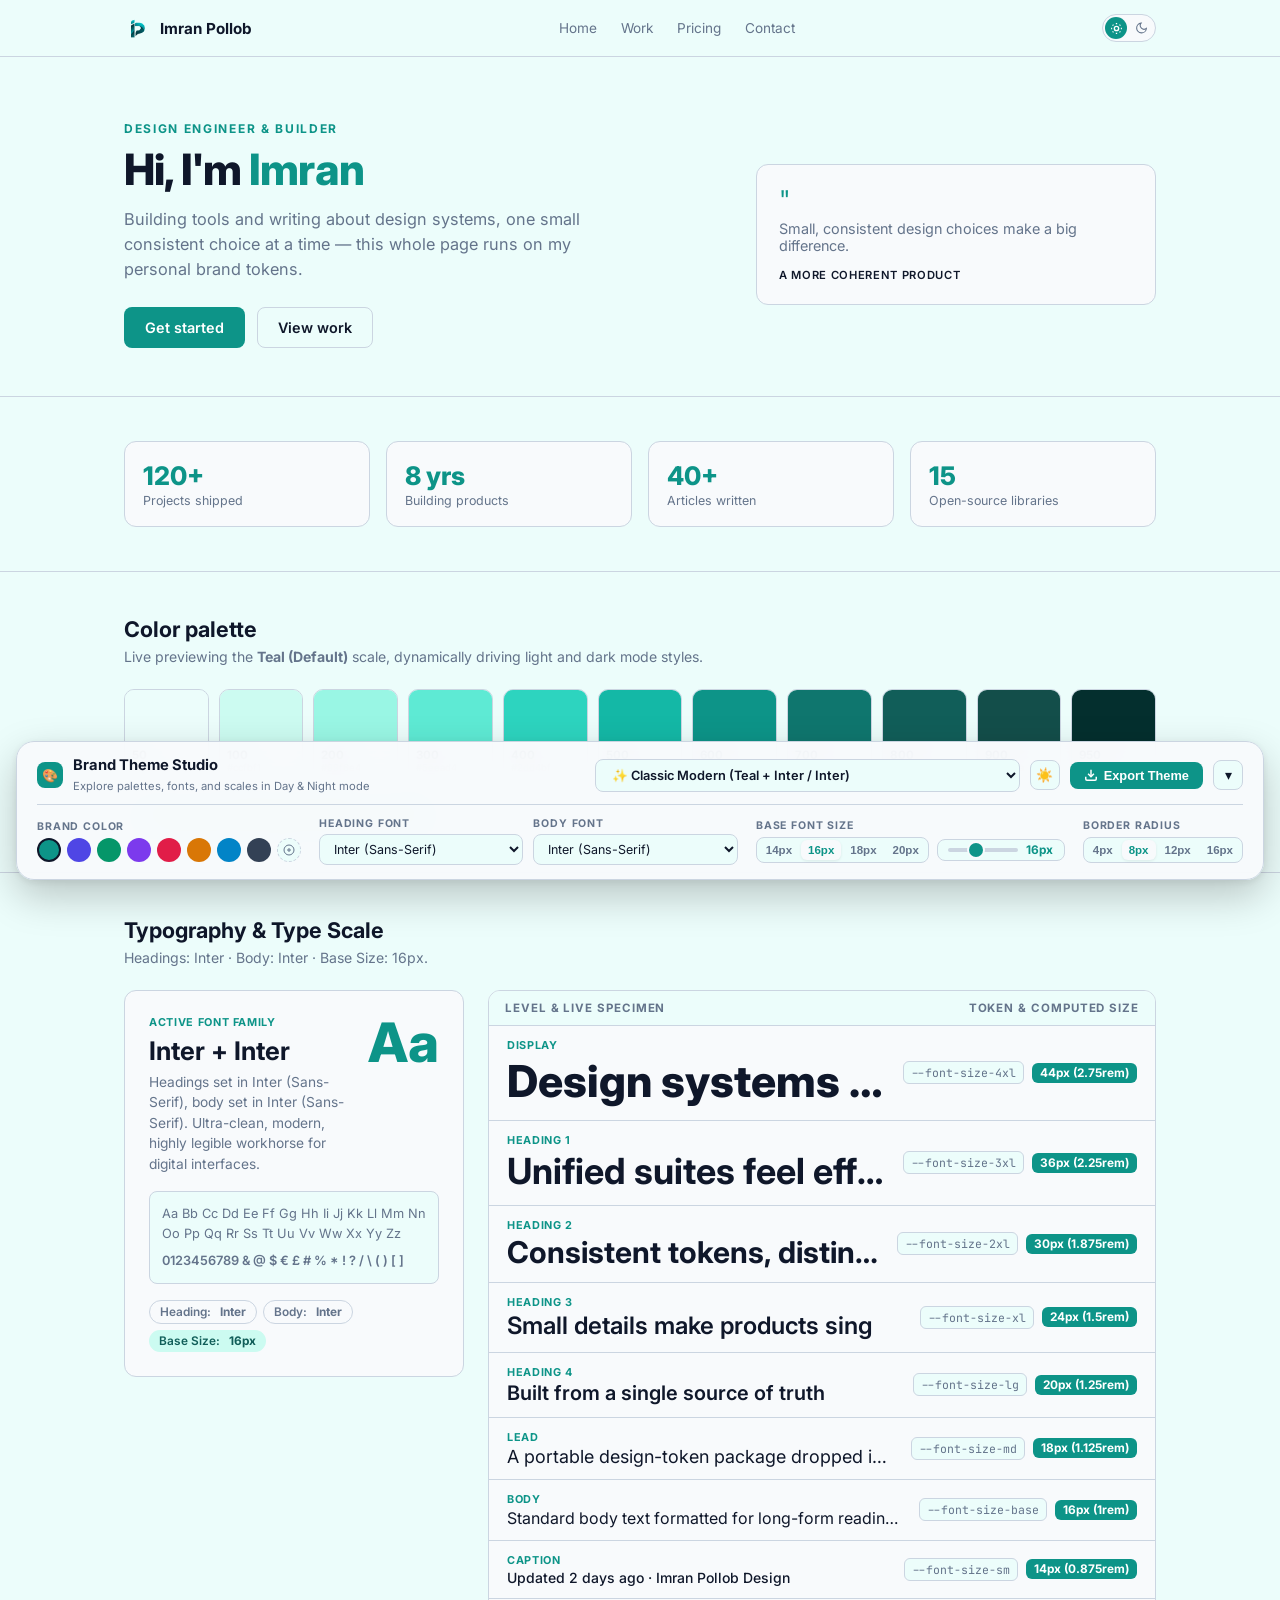
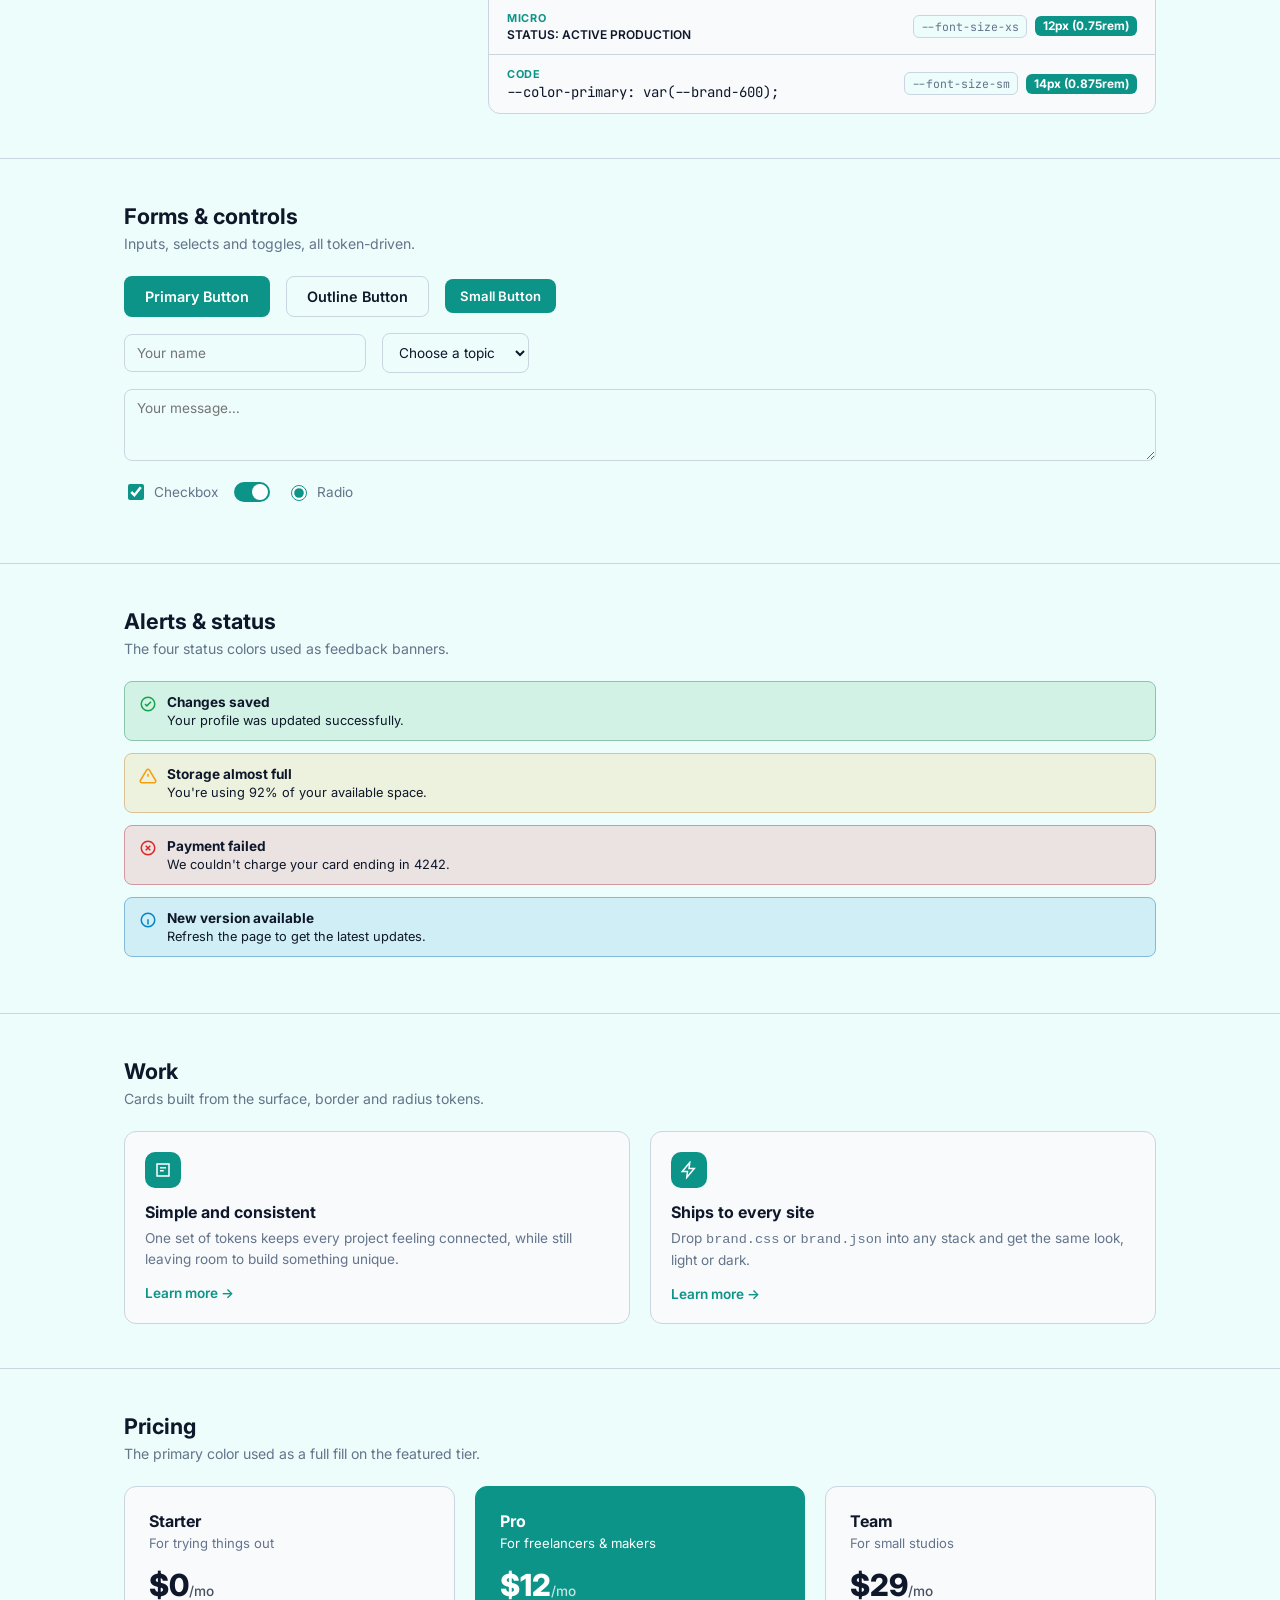
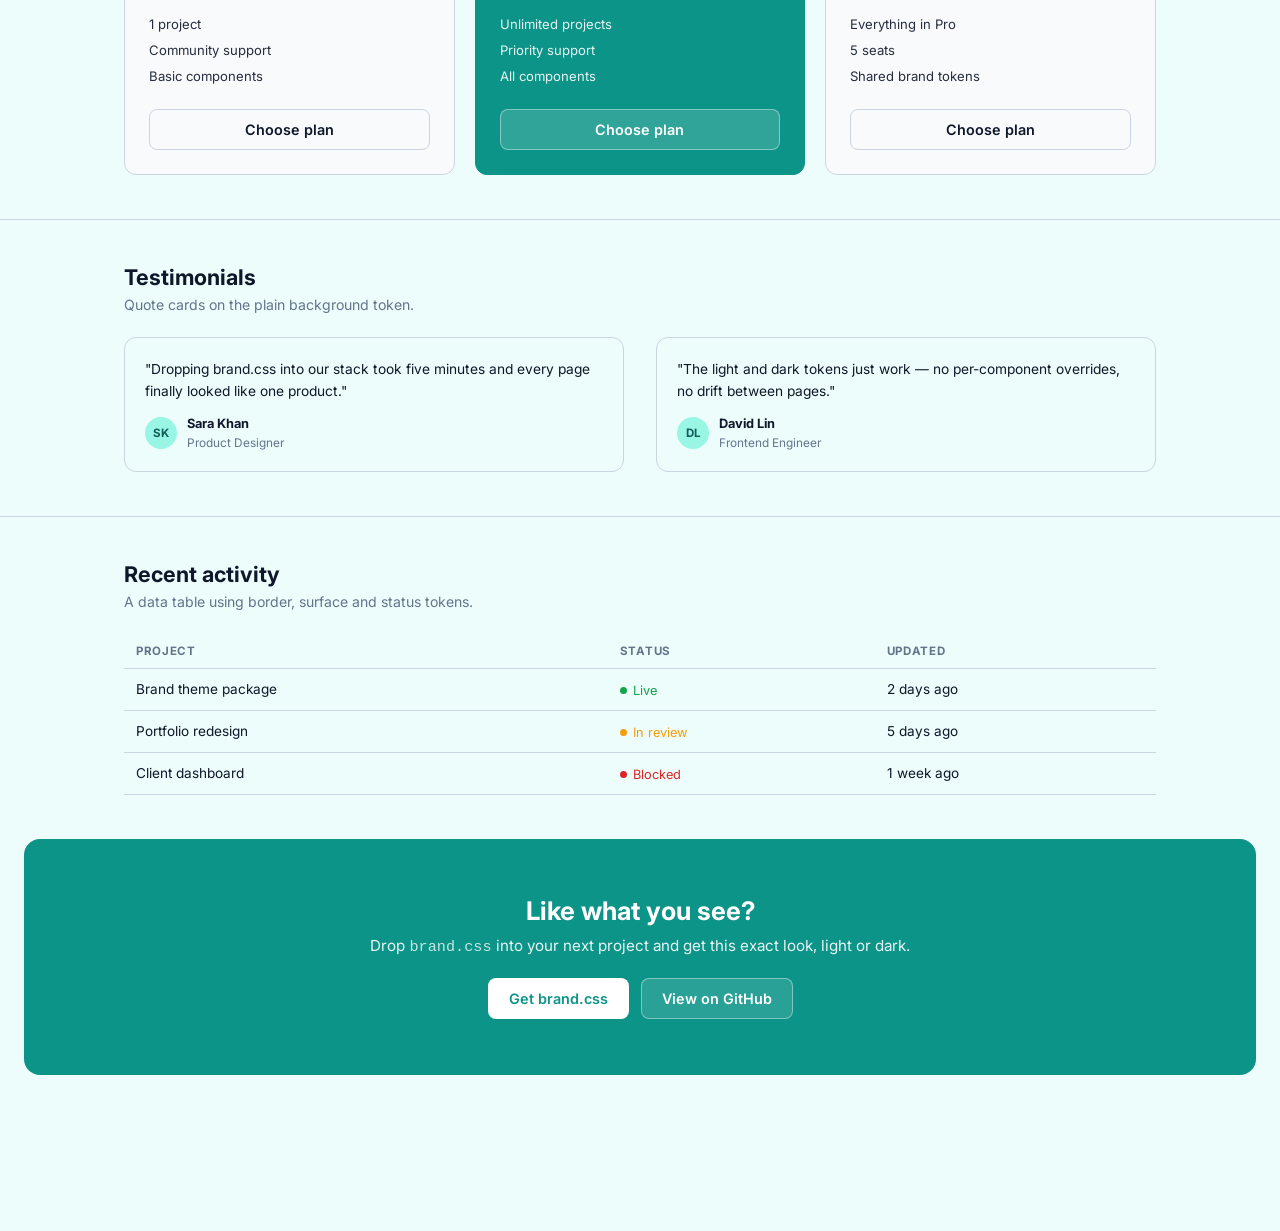
<file: preview.html>
<!doctype html>
<html lang="en">

<head>
  <meta charset="UTF-8">
  <meta name="viewport" content="width=device-width, initial-scale=1.0">
  <title>Imran Pollob — Preview</title>
  <link rel="stylesheet" href="brand.css">
  <link rel="preconnect" href="https://fonts.googleapis.com">
  <link rel="preconnect" href="https://fonts.gstatic.com" crossorigin>
  <link
    href="https://fonts.googleapis.com/css2?family=Bricolage+Grotesque:opsz,wght@12..96,600;12..96,700;12..96,800&family=DM+Sans:ital,opsz,wght@0,9..40,400;0,9..40,500;0,9..40,600;0,9..40,700;1,9..40,400&family=Fira+Code:wght@400;500;600;700&family=Fraunces:ital,opsz,wght@0,9..144,600;0,9..144,700;0,9..144,800;1,9..144,400&family=Inter:wght@400;500;600;700;800&family=JetBrains+Mono:wght@400;500;600;700&family=Lora:ital,wght@0,500;0,600;0,700;1,400&family=Manrope:wght@400;500;600;700;800&family=Outfit:wght@400;500;600;700;800&family=Playfair+Display:ital,wght@0,600;0,700;1,400&family=Plus+Jakarta+Sans:wght@400;500;600;700;800&family=Poppins:wght@400;500;600;700;800&family=Sora:wght@400;500;600;700;800&family=Space+Grotesk:wght@400;500;600;700&family=Syne:wght@600;700;800&family=Urbanist:wght@400;500;600;700;800&display=swap"
    rel="stylesheet">
  <style id="dynamic-theme-overrides"></style>
  <style>
    :root {
      --font-heading: var(--font-family);
      --font-mono: 'SFMono-Regular', Consolas, 'JetBrains Mono', monospace;
      --base-font-size: 16px;

      /* Typography Scale */
      --font-size-xs: 0.75rem;
      --font-size-sm: 0.875rem;
      --font-size-base: 1rem;
      --font-size-md: 1.125rem;
      --font-size-lg: 1.25rem;
      --font-size-xl: 1.5rem;
      --font-size-2xl: 1.875rem;
      --font-size-3xl: 2.25rem;
      --font-size-4xl: 2.75rem;

      /* Font Weights */
      --font-weight-regular: 400;
      --font-weight-medium: 500;
      --font-weight-semibold: 600;
      --font-weight-bold: 700;
      --font-weight-extrabold: 800;

      /* Line Heights */
      --line-height-tight: 1.15;
      --line-height-snug: 1.35;
      --line-height-normal: 1.55;
      --line-height-relaxed: 1.7;

      /* Letter Spacing */
      --letter-spacing-tight: -0.02em;
      --letter-spacing-normal: 0;
      --letter-spacing-wide: 0.05em;
      --letter-spacing-widest: 0.12em;
    }

    * {
      box-sizing: border-box;
    }

    html {
      font-size: var(--base-font-size, 16px);
      scroll-behavior: smooth;
    }

    body {
      margin: 0;
      font-family: var(--font-family);
      background: var(--color-background);
      color: var(--color-text);
      transition: background 0.2s ease, color 0.2s ease;
      padding-bottom: 110px;
    }

    h1,
    h2,
    h3,
    .brand,
    .stat .num,
    .price-card .price,
    .eyebrow {
      font-family: var(--font-heading, var(--font-family));
    }

    img,
    svg {
      display: block;
    }

    code {
      font-family: 'SFMono-Regular', Consolas, monospace;
    }

    .wrap {
      max-width: 1080px;
      margin: 0 auto;
      padding: 0 24px;
    }

    /* ============ NAV ============ */
    .site-nav {
      position: sticky;
      top: 0;
      z-index: 10;
      background: var(--color-background);
      border-bottom: 1px solid var(--color-border);
    }

    .site-nav .wrap {
      display: flex;
      align-items: center;
      justify-content: space-between;
      padding: 14px 24px;
    }

    .brand {
      display: flex;
      align-items: center;
      gap: 10px;
      font-weight: 700;
      font-size: 0.95rem;
    }

    .brand img {
      width: 26px;
      height: 26px;
      object-fit: contain;
    }

    .nav-links {
      display: flex;
      gap: 24px;
      font-size: 0.85rem;
      color: var(--color-text-muted);
    }

    .nav-links a {
      color: inherit;
      text-decoration: none;
    }

    .nav-links a:hover {
      color: var(--color-primary);
    }

    .nav-right {
      display: flex;
      align-items: center;
      gap: 14px;
    }

    /* Theme switch */
    .theme-switch {
      width: 54px;
      height: 28px;
      border-radius: 999px;
      border: 1px solid var(--color-border);
      background: var(--color-surface);
      position: relative;
      cursor: pointer;
      flex: none;
      padding: 0;
    }

    .theme-switch .track-icon {
      position: absolute;
      top: 50%;
      transform: translateY(-50%);
      width: 13px;
      height: 13px;
      color: var(--color-text-muted);
    }

    .theme-switch .track-icon.sun {
      left: 7px;
    }

    .theme-switch .track-icon.moon {
      right: 7px;
    }

    .theme-switch .thumb {
      position: absolute;
      top: 2px;
      left: 2px;
      width: 22px;
      height: 22px;
      border-radius: 50%;
      background: var(--color-primary);
      color: #fff;
      display: flex;
      align-items: center;
      justify-content: center;
      transition: left 0.18s ease;
    }

    .theme-switch .thumb svg {
      width: 13px;
      height: 13px;
    }

    .theme-switch .thumb .moon-icon {
      display: none;
    }

    [data-theme="dark"] .theme-switch .thumb {
      left: 28px;
    }

    [data-theme="dark"] .theme-switch .thumb .sun-icon {
      display: none;
    }

    [data-theme="dark"] .theme-switch .thumb .moon-icon {
      display: block;
    }

    /* ============ HERO ============ */
    .hero {
      padding: 64px 0 48px;
    }

    .hero .wrap {
      display: grid;
      grid-template-columns: 1.2fr 0.8fr;
      gap: 32px;
      align-items: center;
    }

    .eyebrow {
      font-size: 0.75rem;
      font-weight: 700;
      letter-spacing: 0.14em;
      text-transform: uppercase;
      color: var(--color-primary);
      margin: 0 0 10px;
    }

    .hero h1 {
      font-size: 2.7rem;
      line-height: 1.08;
      margin: 0 0 14px;
      font-weight: 800;
      letter-spacing: -0.02em;
    }

    .hero h1 span {
      color: var(--color-primary);
    }

    .hero p.lede {
      font-size: 1.02rem;
      color: var(--color-text-muted);
      max-width: 46ch;
      margin: 0 0 24px;
      line-height: 1.55;
    }

    .btn-row {
      display: flex;
      gap: 12px;
      flex-wrap: wrap;
    }

    .btn {
      font-family: var(--font-family);
      font-size: 0.9rem;
      font-weight: 600;
      padding: 11px 20px;
      border-radius: var(--radius);
      border: 1px solid transparent;
      cursor: pointer;
    }

    .btn-primary {
      background: var(--color-primary);
      color: #fff;
    }

    .btn-primary:hover {
      background: var(--color-primary-hover);
    }

    .btn-outline {
      background: transparent;
      border-color: var(--color-border);
      color: var(--color-text);
    }

    .btn-outline:hover {
      border-color: var(--color-primary);
      color: var(--color-primary);
    }

    .btn-sm {
      padding: 8px 14px;
      font-size: 0.82rem;
    }

    .quote-card {
      background: var(--color-surface);
      border: 1px solid var(--color-border);
      border-radius: calc(var(--radius) * 1.5);
      padding: 22px;
      font-size: 0.9rem;
      color: var(--color-text-muted);
    }

    .quote-card .mark {
      color: var(--color-primary);
      font-size: 1.7rem;
      line-height: 1;
      margin-bottom: 6px;
    }

    .quote-card small {
      display: block;
      margin-top: 14px;
      color: var(--color-text);
      font-weight: 600;
      font-size: 0.7rem;
      letter-spacing: 0.06em;
    }

    /* ============ SECTIONS ============ */
    section.block {
      padding: 44px 0;
      border-top: 1px solid var(--color-border);
    }

    .block-heading {
      margin: 0 0 24px;
    }

    .block-heading h2 {
      font-size: 1.35rem;
      margin: 0 0 6px;
    }

    .block-heading p {
      margin: 0;
      color: var(--color-text-muted);
      font-size: 0.88rem;
    }

    /* Stats */
    .stats-row {
      display: grid;
      grid-template-columns: repeat(4, 1fr);
      gap: 16px;
    }

    .stat {
      border: 1px solid var(--color-border);
      border-radius: calc(var(--radius) * 1.5);
      padding: 18px;
      background: var(--color-surface);
    }

    .stat .num {
      font-size: 1.6rem;
      font-weight: 800;
      color: var(--color-primary);
    }

    .stat .lbl {
      font-size: 0.78rem;
      color: var(--color-text-muted);
      margin-top: 2px;
    }

    /* Palette */
    .swatch-row {
      display: grid;
      grid-template-columns: repeat(11, 1fr);
      gap: 10px;
    }

    .sw {
      border-radius: 10px;
      overflow: hidden;
      border: 1px solid var(--color-border);
      font-size: 0.68rem;
    }

    .sw .fill {
      height: 52px;
    }

    .sw .meta {
      padding: 6px 7px;
      background: var(--color-surface);
    }

    .sw .meta b {
      display: block;
      font-size: 0.72rem;
    }

    .section-gap {
      margin-top: 24px;
    }

    .two-col {
      display: grid;
      grid-template-columns: 1fr 1fr;
      gap: 32px;
    }

    .three-col {
      display: grid;
      grid-template-columns: repeat(3, 1fr);
      gap: 20px;
    }

    /* Typography */
    .type-sample .big-aa {
      font-size: 3rem;
      font-weight: 700;
      line-height: 1;
      margin-bottom: 8px;
    }

    .type-sample .fam {
      font-size: 0.95rem;
      font-weight: 600;
    }

    .type-sample .desc {
      font-size: 0.8rem;
      color: var(--color-text-muted);
      margin-bottom: 14px;
    }

    .type-sample .alpha,
    .type-sample .nums {
      font-size: 0.8rem;
      color: var(--color-text-muted);
      line-height: 1.6;
    }

    /* Forms / UI elements */
    .ui-row {
      display: flex;
      flex-wrap: wrap;
      align-items: center;
      gap: 16px;
      margin-bottom: 16px;
    }

    .field,
    .select,
    .textarea {
      font-family: var(--font-family);
      font-size: 0.85rem;
      padding: 10px 12px;
      border-radius: var(--radius);
      border: 1px solid var(--color-border);
      background: var(--color-background);
      color: var(--color-text);
    }

    .field {
      min-width: 180px;
    }

    .select {
      min-width: 140px;
    }

    .textarea {
      width: 100%;
      min-height: 72px;
      font-family: var(--font-family);
      resize: vertical;
    }

    .field:focus,
    .select:focus,
    .textarea:focus {
      outline: none;
      border-color: var(--color-primary);
    }

    .check-row {
      display: flex;
      align-items: center;
      gap: 7px;
      font-size: 0.85rem;
      color: var(--color-text-muted);
    }

    .check-row input[type="checkbox"],
    .check-row input[type="radio"] {
      accent-color: var(--color-primary);
      width: 16px;
      height: 16px;
    }

    .switch {
      width: 36px;
      height: 20px;
      background: var(--color-border);
      border-radius: 999px;
      position: relative;
      cursor: pointer;
      flex: none;
    }

    .switch.on {
      background: var(--color-primary);
    }

    .switch::after {
      content: "";
      position: absolute;
      top: 2px;
      left: 2px;
      width: 16px;
      height: 16px;
      border-radius: 50%;
      background: #fff;
      transition: left 0.15s ease;
    }

    .switch.on::after {
      left: 18px;
    }

    /* Alerts */
    .alert {
      display: flex;
      gap: 10px;
      align-items: flex-start;
      padding: 12px 14px;
      border-radius: var(--radius);
      border: 1px solid;
      font-size: 0.85rem;
      margin-bottom: 12px;
    }

    .alert svg {
      width: 18px;
      height: 18px;
      flex: none;
      margin-top: 1px;
    }

    .alert strong {
      display: block;
      font-size: 0.85rem;
      margin-bottom: 2px;
    }

    .alert span.desc {
      color: var(--color-text-muted);
      font-size: 0.8rem;
    }

    .alert-success {
      background: color-mix(in srgb, var(--color-success) 12%, var(--color-background));
      border-color: color-mix(in srgb, var(--color-success) 35%, var(--color-border));
      color: var(--color-success);
    }

    .alert-warning {
      background: color-mix(in srgb, var(--color-warning) 12%, var(--color-background));
      border-color: color-mix(in srgb, var(--color-warning) 35%, var(--color-border));
      color: var(--color-warning);
    }

    .alert-error {
      background: color-mix(in srgb, var(--color-error) 12%, var(--color-background));
      border-color: color-mix(in srgb, var(--color-error) 35%, var(--color-border));
      color: var(--color-error);
    }

    .alert-info {
      background: color-mix(in srgb, var(--color-info) 12%, var(--color-background));
      border-color: color-mix(in srgb, var(--color-info) 35%, var(--color-border));
      color: var(--color-info);
    }

    .alert strong,
    .alert span.desc {
      color: var(--color-text);
    }

    /* Badges */
    .badge {
      display: inline-flex;
      align-items: center;
      gap: 5px;
      font-size: 0.74rem;
      font-weight: 600;
      padding: 4px 10px;
      border-radius: 999px;
    }

    .badge-brand {
      background: var(--brand-100);
      color: var(--brand-800);
    }

    [data-theme="dark"] .badge-brand {
      background: var(--brand-950);
      color: var(--brand-300);
    }

    .badge-outline {
      border: 1px solid var(--color-border);
      color: var(--color-text-muted);
    }

    .badge-dot {
      width: 6px;
      height: 6px;
      border-radius: 50%;
      background: currentColor;
    }

    /* Cards */
    .card-grid {
      display: grid;
      grid-template-columns: repeat(2, 1fr);
      gap: 20px;
    }

    .card {
      background: var(--color-surface);
      border: 1px solid var(--color-border);
      border-radius: calc(var(--radius) * 1.5);
      padding: 20px;
    }

    .card .cicon {
      width: 36px;
      height: 36px;
      border-radius: 10px;
      background: var(--color-primary);
      color: #fff;
      display: flex;
      align-items: center;
      justify-content: center;
      margin-bottom: 14px;
    }

    .card h3 {
      margin: 0 0 6px;
      font-size: 1rem;
    }

    .card p {
      margin: 0 0 12px;
      font-size: 0.85rem;
      color: var(--color-text-muted);
      line-height: 1.55;
    }

    .card a {
      color: var(--color-primary);
      font-size: 0.85rem;
      font-weight: 600;
      text-decoration: none;
    }

    /* Pricing */
    .price-card {
      border: 1px solid var(--color-border);
      border-radius: calc(var(--radius) * 1.5);
      padding: 24px;
      background: var(--color-surface);
      display: flex;
      flex-direction: column;
    }

    .price-card.featured {
      background: var(--color-primary);
      border-color: var(--color-primary);
      color: #fff;
    }

    .price-card h3 {
      margin: 0 0 4px;
      font-size: 1rem;
    }

    .price-card .price {
      font-size: 1.9rem;
      font-weight: 800;
      margin: 8px 0;
    }

    .price-card .price span {
      font-size: 0.85rem;
      font-weight: 500;
      opacity: 0.75;
    }

    .price-card ul {
      list-style: none;
      margin: 0 0 20px;
      padding: 0;
      font-size: 0.82rem;
    }

    .price-card li {
      padding: 5px 0;
      opacity: 0.9;
    }

    .price-card:not(.featured) p,
    .price-card:not(.featured) .desc {
      color: var(--color-text-muted);
    }

    .price-card .desc {
      font-size: 0.82rem;
      margin-bottom: 8px;
    }

    .price-card.featured .btn-outline {
      background: rgba(255, 255, 255, 0.15);
      border-color: rgba(255, 255, 255, 0.4);
      color: #fff;
    }

    .price-card:not(.featured) .btn-primary {
      background: var(--color-primary);
    }

    /* Testimonials */
    .testi-card {
      border: 1px solid var(--color-border);
      border-radius: calc(var(--radius) * 1.5);
      padding: 20px;
      background: var(--color-background);
    }

    .testi-card p {
      font-size: 0.86rem;
      color: var(--color-text);
      line-height: 1.6;
      margin: 0 0 14px;
    }

    .testi-person {
      display: flex;
      align-items: center;
      gap: 10px;
    }

    .testi-person .initials {
      width: 32px;
      height: 32px;
      border-radius: 50%;
      background: var(--brand-200);
      color: var(--brand-800);
      display: flex;
      align-items: center;
      justify-content: center;
      font-size: 0.72rem;
      font-weight: 700;
    }

    [data-theme="dark"] .testi-person .initials {
      background: var(--brand-800);
      color: var(--brand-100);
    }

    .testi-person .who b {
      display: block;
      font-size: 0.8rem;
    }

    .testi-person .who span {
      font-size: 0.74rem;
      color: var(--color-text-muted);
    }

    /* Table */
    .data-table {
      width: 100%;
      border-collapse: collapse;
      font-size: 0.85rem;
    }

    .data-table th {
      text-align: left;
      font-size: 0.72rem;
      letter-spacing: 0.06em;
      text-transform: uppercase;
      color: var(--color-text-muted);
      padding: 10px 12px;
      border-bottom: 1px solid var(--color-border);
    }

    .data-table td {
      padding: 12px;
      border-bottom: 1px solid var(--color-border);
    }

    .data-table tr:hover td {
      background: var(--color-surface);
    }

    .status-dot {
      display: inline-flex;
      align-items: center;
      gap: 6px;
      font-size: 0.8rem;
    }

    .status-dot::before {
      content: "";
      width: 7px;
      height: 7px;
      border-radius: 50%;
      background: currentColor;
    }

    .status-dot.ok {
      color: var(--color-success);
    }

    .status-dot.pending {
      color: var(--color-warning);
    }

    .status-dot.fail {
      color: var(--color-error);
    }

    /* CTA */
    .cta {
      text-align: center;
      padding: 56px 24px;
      border-radius: calc(var(--radius) * 2);
      background: var(--color-primary);
      color: #fff;
      margin: 0 24px 48px;
    }

    .cta h2 {
      margin: 0 0 10px;
      font-size: 1.6rem;
    }

    .cta p {
      margin: 0 0 22px;
      opacity: 0.9;
      font-size: 0.95rem;
    }

    .cta .btn-outline {
      background: rgba(255, 255, 255, 0.12);
      border-color: rgba(255, 255, 255, 0.4);
      color: #fff;
    }

    .cta .btn-primary {
      background: #fff;
      color: var(--color-primary);
    }

    [data-theme="dark"] .cta {
      background: var(--brand-700);
    }

    @media (max-width: 780px) {
      .hero .wrap {
        grid-template-columns: 1fr;
      }

      .two-col,
      .three-col {
        grid-template-columns: 1fr;
      }

      .card-grid {
        grid-template-columns: 1fr;
      }

      .stats-row {
        grid-template-columns: repeat(2, 1fr);
      }

      .nav-links {
        display: none;
      }

      .swatch-row {
        grid-template-columns: repeat(6, 1fr);
      }

      .data-table {
        display: block;
        overflow-x: auto;
      }
    }

    /* ============ THEME STUDIO FLOATING TOOLBAR ============ */
    .theme-studio {
      position: fixed;
      bottom: 20px;
      left: 50%;
      transform: translateX(-50%);
      z-index: 1000;
      width: calc(100% - 32px);
      max-width: 1320px;
      pointer-events: none;
    }

    .theme-studio * {
      pointer-events: auto;
    }

    .studio-card {
      background: color-mix(in srgb, var(--color-surface) 94%, transparent);
      backdrop-filter: blur(20px);
      -webkit-backdrop-filter: blur(20px);
      border: 1px solid var(--color-border);
      box-shadow: 0 16px 40px rgba(0, 0, 0, 0.22), 0 2px 8px rgba(0, 0, 0, 0.08);
      border-radius: 18px;
      overflow: hidden;
      transition: all 0.25s cubic-bezier(0.16, 1, 0.3, 1);
    }

    /* Collapsed mini-bar */
    .studio-mini {
      display: none;
      align-items: center;
      justify-content: space-between;
      gap: 14px;
      padding: 10px 18px;
      cursor: pointer;
    }

    .studio-mini-left {
      display: flex;
      align-items: center;
      gap: 10px;
      font-size: 0.85rem;
      font-weight: 600;
      color: var(--color-text);
    }

    .studio-mini-badge {
      width: 14px;
      height: 14px;
      border-radius: 50%;
      background: var(--color-primary);
      box-shadow: 0 0 0 2px var(--color-surface);
    }

    .studio-mini-tags {
      font-size: 0.76rem;
      color: var(--color-text-muted);
      font-weight: 500;
    }

    .studio-mini-actions {
      display: flex;
      align-items: center;
      gap: 8px;
    }

    .studio-mini-btn {
      padding: 6px 12px;
      font-size: 0.78rem;
      font-weight: 600;
      border-radius: 999px;
      border: 1px solid var(--color-border);
      background: var(--color-background);
      color: var(--color-text);
      cursor: pointer;
      display: flex;
      align-items: center;
      gap: 5px;
    }

    .studio-mini-btn:hover {
      border-color: var(--color-primary);
      color: var(--color-primary);
    }

    /* Expanded full panel */
    .studio-full {
      display: flex;
      flex-direction: column;
      padding: 14px 20px;
      gap: 12px;
    }

    .theme-studio.is-collapsed .studio-full {
      display: none;
    }

    .theme-studio.is-collapsed .studio-mini {
      display: flex;
    }

    .studio-header {
      display: flex;
      align-items: center;
      justify-content: space-between;
      gap: 16px;
      padding-bottom: 10px;
      border-bottom: 1px solid var(--color-border);
    }

    .studio-title-group {
      display: flex;
      align-items: center;
      gap: 10px;
    }

    .studio-logo {
      width: 26px;
      height: 26px;
      border-radius: 8px;
      background: var(--color-primary);
      color: #fff;
      display: flex;
      align-items: center;
      justify-content: center;
      font-size: 0.8rem;
      font-weight: 800;
    }

    .studio-title-text h3 {
      margin: 0;
      font-size: 0.92rem;
      font-weight: 700;
    }

    .studio-title-text span {
      font-size: 0.7rem;
      color: var(--color-text-muted);
    }

    .studio-header-actions {
      display: flex;
      align-items: center;
      gap: 10px;
    }

    .studio-recipe-select {
      padding: 7px 12px;
      font-size: 0.8rem;
      font-weight: 600;
      border-radius: 8px;
      border: 1px solid var(--color-border);
      background: var(--color-background);
      color: var(--color-text);
      font-family: inherit;
      cursor: pointer;
      min-width: 380px;
      max-width: 540px;
    }

    .studio-icon-btn {
      width: 30px;
      height: 30px;
      border-radius: 8px;
      border: 1px solid var(--color-border);
      background: var(--color-background);
      color: var(--color-text);
      display: flex;
      align-items: center;
      justify-content: center;
      cursor: pointer;
      font-size: 0.85rem;
      transition: all 0.15s ease;
    }

    .studio-icon-btn:hover {
      border-color: var(--color-primary);
      color: var(--color-primary);
    }

    .btn-export-theme {
      padding: 6px 14px;
      border-radius: 8px;
      font-size: 0.8rem;
      font-weight: 600;
      background: var(--color-primary);
      color: #fff;
      border: none;
      cursor: pointer;
      display: flex;
      align-items: center;
      gap: 6px;
      transition: background 0.15s ease;
    }

    .btn-export-theme:hover {
      background: var(--color-primary-hover);
    }

    /* Controls grid */
    .studio-grid {
      display: grid;
      grid-template-columns: auto 2.2fr auto auto;
      gap: 18px;
      align-items: center;
    }

    .studio-type-dropdowns {
      display: grid;
      grid-template-columns: 1fr 1fr;
      gap: 10px;
    }

    .studio-subcol {
      display: flex;
      flex-direction: column;
      gap: 4px;
      min-width: 0;
    }

    .studio-col {
      display: flex;
      flex-direction: column;
      gap: 5px;
    }

    .studio-label {
      font-size: 0.66rem;
      text-transform: uppercase;
      letter-spacing: 0.08em;
      font-weight: 700;
      color: var(--color-text-muted);
    }

    /* Color chips */
    .color-chips-row {
      display: flex;
      align-items: center;
      gap: 6px;
      flex-wrap: wrap;
    }

    .chip {
      width: 24px;
      height: 24px;
      border-radius: 50%;
      border: 2px solid transparent;
      cursor: pointer;
      position: relative;
      padding: 0;
      transition: transform 0.15s ease, border-color 0.15s ease;
    }

    .chip:hover {
      transform: scale(1.18);
    }

    .chip.active {
      border-color: var(--color-text);
      box-shadow: 0 0 0 2px var(--color-surface);
    }

    .chip-custom-wrap {
      position: relative;
      width: 24px;
      height: 24px;
      border-radius: 50%;
      overflow: hidden;
      cursor: pointer;
      border: 1px dashed var(--color-border);
      display: flex;
      align-items: center;
      justify-content: center;
      background: var(--color-background);
    }

    .chip-custom-wrap input[type="color"] {
      position: absolute;
      top: -10px;
      left: -10px;
      width: 44px;
      height: 44px;
      opacity: 0;
      cursor: pointer;
    }

    .chip-custom-wrap svg {
      width: 12px;
      height: 12px;
      color: var(--color-text-muted);
    }

    /* Selects & segmented buttons */
    .studio-select {
      padding: 6px 10px;
      font-size: 0.78rem;
      border-radius: 8px;
      border: 1px solid var(--color-border);
      background: var(--color-background);
      color: var(--color-text);
      font-family: inherit;
      cursor: pointer;
      width: 100%;
      min-width: 175px;
    }

    .studio-segmented {
      display: inline-flex;
      background: var(--color-background);
      border: 1px solid var(--color-border);
      border-radius: 8px;
      padding: 2px;
      gap: 2px;
    }

    .segmented-btn {
      border: none;
      background: transparent;
      font-size: 0.72rem;
      font-weight: 600;
      padding: 4px 7px;
      border-radius: 6px;
      color: var(--color-text-muted);
      cursor: pointer;
      transition: background 0.15s ease, color 0.15s ease;
    }

    .segmented-btn:hover {
      color: var(--color-text);
    }

    .segmented-btn.active {
      background: var(--color-surface);
      color: var(--color-primary);
      box-shadow: 0 1px 3px rgba(0, 0, 0, 0.08);
    }

    /* ============ EXPORT MODAL ============ */
    .theme-modal-overlay {
      position: fixed;
      inset: 0;
      background: rgba(0, 0, 0, 0.55);
      backdrop-filter: blur(8px);
      -webkit-backdrop-filter: blur(8px);
      z-index: 2000;
      display: none;
      align-items: center;
      justify-content: center;
      padding: 20px;
    }

    .theme-modal-overlay.open {
      display: flex;
    }

    .theme-modal {
      background: var(--color-surface);
      border: 1px solid var(--color-border);
      border-radius: 16px;
      width: 100%;
      max-width: 680px;
      max-height: 90vh;
      display: flex;
      flex-direction: column;
      box-shadow: 0 24px 48px rgba(0, 0, 0, 0.32);
      overflow: hidden;
    }

    .modal-header {
      display: flex;
      align-items: center;
      justify-content: space-between;
      padding: 16px 20px;
      border-bottom: 1px solid var(--color-border);
    }

    .modal-header h3 {
      margin: 0;
      font-size: 1.05rem;
    }

    .modal-close {
      background: transparent;
      border: none;
      cursor: pointer;
      color: var(--color-text-muted);
      font-size: 1.2rem;
      line-height: 1;
      padding: 4px;
      border-radius: 6px;
    }

    .modal-close:hover {
      color: var(--color-text);
      background: var(--color-background);
    }

    .modal-body {
      padding: 18px 20px;
      overflow-y: auto;
      display: flex;
      flex-direction: column;
      gap: 12px;
    }

    .modal-summary-bar {
      display: flex;
      flex-wrap: wrap;
      gap: 8px;
      font-size: 0.75rem;
    }

    .summary-pill {
      padding: 3px 8px;
      border-radius: 999px;
      background: var(--color-background);
      border: 1px solid var(--color-border);
      color: var(--color-text-muted);
    }

    .summary-pill b {
      color: var(--color-primary);
    }

    .modal-tabs {
      display: flex;
      gap: 8px;
      border-bottom: 1px solid var(--color-border);
      padding-bottom: 8px;
    }

    .modal-tab {
      background: transparent;
      border: none;
      font-size: 0.82rem;
      font-weight: 600;
      color: var(--color-text-muted);
      cursor: pointer;
      padding: 6px 12px;
      border-radius: 6px;
    }

    .modal-tab.active {
      background: var(--color-background);
      color: var(--color-primary);
      border: 1px solid var(--color-border);
    }

    .modal-code-wrap {
      position: relative;
      background: #090d16;
      border-radius: 8px;
      border: 1px solid #1e293b;
      overflow: hidden;
    }

    .modal-code {
      margin: 0;
      padding: 14px;
      font-family: 'SFMono-Regular', Consolas, monospace;
      font-size: 0.78rem;
      line-height: 1.5;
      color: #e2e8f0;
      max-height: 320px;
      overflow-y: auto;
      white-space: pre;
    }

    .modal-actions {
      display: flex;
      align-items: center;
      justify-content: flex-end;
      gap: 10px;
      padding: 14px 20px;
      border-top: 1px solid var(--color-border);
    }

    @media (max-width: 860px) {
      .studio-grid {
        grid-template-columns: 1fr 1fr;
        gap: 12px;
      }
    }

    @media (max-width: 580px) {
      .studio-grid {
        grid-template-columns: 1fr;
      }

      .theme-studio {
        bottom: 10px;
        width: calc(100% - 20px);
      }
    }

    /* ============ TYPOGRAPHY SHOWCASE & SCALE ============ */
    .type-overview-grid {
      display: grid;
      grid-template-columns: 340px 1fr;
      gap: 24px;
      align-items: start;
    }

    .type-card {
      background: var(--color-surface);
      border: 1px solid var(--color-border);
      border-radius: calc(var(--radius) * 1.5);
      padding: 24px;
      display: flex;
      flex-direction: column;
      gap: 16px;
    }

    .type-card-header {
      display: flex;
      justify-content: space-between;
      align-items: flex-start;
      gap: 12px;
    }

    .type-card-header .big-aa {
      font-size: 3.4rem;
      font-weight: 800;
      line-height: 1;
      color: var(--color-primary);
    }

    .type-glyphs-box {
      background: var(--color-background);
      border: 1px solid var(--color-border);
      border-radius: var(--radius);
      padding: 12px;
      font-size: 0.8rem;
      color: var(--color-text-muted);
      line-height: 1.6;
      display: flex;
      flex-direction: column;
      gap: 6px;
    }

    .type-meta-pills {
      display: flex;
      flex-wrap: wrap;
      gap: 6px;
    }

    /* Type Scale Table */
    .type-scale-card {
      background: var(--color-surface);
      border: 1px solid var(--color-border);
      border-radius: calc(var(--radius) * 1.5);
      overflow: hidden;
    }

    .type-scale-header {
      display: flex;
      justify-content: space-between;
      padding: 10px 16px;
      background: var(--color-background);
      border-bottom: 1px solid var(--color-border);
      font-size: 0.72rem;
      text-transform: uppercase;
      letter-spacing: 0.08em;
      font-weight: 700;
      color: var(--color-text-muted);
    }

    .type-scale-list {
      display: flex;
      flex-direction: column;
    }

    .type-scale-row {
      display: grid;
      grid-template-columns: 1fr auto;
      gap: 16px;
      align-items: center;
      padding: 12px 18px;
      border-bottom: 1px solid var(--color-border);
      transition: background 0.15s ease;
    }

    .type-scale-row:last-child {
      border-bottom: none;
    }

    .type-scale-row:hover {
      background: color-mix(in srgb, var(--color-background) 50%, var(--color-surface));
    }

    .scale-sample-wrap {
      display: flex;
      flex-direction: column;
      gap: 2px;
      min-width: 0;
    }

    .scale-sample-label {
      font-size: 0.68rem;
      text-transform: uppercase;
      letter-spacing: 0.06em;
      font-weight: 700;
      color: var(--color-primary);
    }

    .scale-sample-text {
      color: var(--color-text);
      overflow: hidden;
      text-overflow: ellipsis;
      white-space: nowrap;
    }

    .scale-meta-wrap {
      display: flex;
      align-items: center;
      gap: 8px;
      flex-shrink: 0;
    }

    .scale-token-badge {
      font-family: var(--font-mono);
      font-size: 0.72rem;
      padding: 3px 7px;
      border-radius: 6px;
      background: var(--color-background);
      border: 1px solid var(--color-border);
      color: var(--color-text-muted);
    }

    .scale-size-badge {
      font-size: 0.74rem;
      font-weight: 700;
      padding: 3px 8px;
      border-radius: 6px;
      background: var(--color-primary);
      color: #fff;
      min-width: 76px;
      text-align: center;
    }

    /* Slider in Studio */
    .studio-size-controls {
      display: flex;
      align-items: center;
      gap: 8px;
      flex-wrap: wrap;
    }

    .studio-slider-wrap {
      display: flex;
      align-items: center;
      gap: 6px;
      background: var(--color-background);
      border: 1px solid var(--color-border);
      border-radius: 8px;
      padding: 3px 8px;
    }

    .studio-slider {
      -webkit-appearance: none;
      appearance: none;
      width: 70px;
      height: 4px;
      border-radius: 999px;
      background: var(--color-border);
      outline: none;
      cursor: pointer;
    }

    .studio-slider::-webkit-slider-thumb {
      -webkit-appearance: none;
      appearance: none;
      width: 14px;
      height: 14px;
      border-radius: 50%;
      background: var(--color-primary);
      cursor: pointer;
      box-shadow: 0 0 0 2px var(--color-surface);
    }

    .studio-slider-val {
      font-size: 0.74rem;
      font-weight: 700;
      color: var(--color-primary);
      min-width: 30px;
    }

    @media (max-width: 860px) {
      .type-overview-grid {
        grid-template-columns: 1fr;
      }

      .type-scale-row {
        grid-template-columns: 1fr;
        gap: 8px;
      }

      .scale-meta-wrap {
        justify-content: flex-start;
      }
    }
  </style>
</head>

<body>

  <nav class="site-nav">
    <div class="wrap">
      <div class="brand"><img src="logo.png" alt="Imran Pollob logo"> Imran Pollob</div>
      <div class="nav-links"><a href="#">Home</a><a href="#">Work</a><a href="#">Pricing</a><a href="#">Contact</a>
      </div>
      <div class="nav-right">
        <button class="theme-switch" id="themeToggle" role="switch" aria-checked="false" aria-label="Toggle theme">
          <svg class="track-icon sun" viewBox="0 0 24 24" fill="none" stroke="currentColor" stroke-width="2">
            <circle cx="12" cy="12" r="4" />
            <path
              d="M12 2v2M12 20v2M4.9 4.9l1.4 1.4M17.7 17.7l1.4 1.4M2 12h2M20 12h2M4.9 19.1l1.4-1.4M17.7 6.3l1.4-1.4" />
          </svg>
          <svg class="track-icon moon" viewBox="0 0 24 24" fill="none" stroke="currentColor" stroke-width="2">
            <path d="M21 12.8A9 9 0 1111.2 3 7 7 0 0021 12.8z" />
          </svg>
          <span class="thumb">
            <svg class="sun-icon" viewBox="0 0 24 24" fill="none" stroke="currentColor" stroke-width="2.5">
              <circle cx="12" cy="12" r="4" />
              <path
                d="M12 2v2M12 20v2M4.9 4.9l1.4 1.4M17.7 17.7l1.4 1.4M2 12h2M20 12h2M4.9 19.1l1.4-1.4M17.7 6.3l1.4-1.4" />
            </svg>
            <svg class="moon-icon" viewBox="0 0 24 24" fill="none" stroke="currentColor" stroke-width="2.5">
              <path d="M21 12.8A9 9 0 1111.2 3 7 7 0 0021 12.8z" />
            </svg>
          </span>
        </button>
      </div>
    </div>
  </nav>

  <section class="hero">
    <div class="wrap">
      <div>
        <div class="eyebrow">Design engineer &amp; builder</div>
        <h1>Hi, I'm <span>Imran</span></h1>
        <p class="lede">Building tools and writing about design systems, one small consistent choice at a time — this
          whole page runs on my personal brand tokens.</p>
        <div class="btn-row">
          <button class="btn btn-primary">Get started</button>
          <button class="btn btn-outline">View work</button>
        </div>
      </div>
      <div class="quote-card">
        <div class="mark">"</div>
        Small, consistent design choices make a big difference.
        <small>A MORE COHERENT PRODUCT</small>
      </div>
    </div>
  </section>

  <section class="block">
    <div class="wrap">
      <div class="stats-row">
        <div class="stat">
          <div class="num">120+</div>
          <div class="lbl">Projects shipped</div>
        </div>
        <div class="stat">
          <div class="num">8 yrs</div>
          <div class="lbl">Building products</div>
        </div>
        <div class="stat">
          <div class="num">40+</div>
          <div class="lbl">Articles written</div>
        </div>
        <div class="stat">
          <div class="num">15</div>
          <div class="lbl">Open-source libraries</div>
        </div>
      </div>
    </div>
  </section>

  <section class="block">
    <div class="wrap">
      <div class="block-heading">
        <h2>Color palette</h2>
        <p id="paletteDescSub">The full scale, plus status colors — both driven live by <code>brand.css</code>.</p>
      </div>
      <div class="swatch-row" id="swatchRow">
        <div class="sw">
          <div class="fill" style="background:var(--brand-50)"></div>
          <div class="meta"><b>50</b></div>
        </div>
        <div class="sw">
          <div class="fill" style="background:var(--brand-100)"></div>
          <div class="meta"><b>100</b></div>
        </div>
        <div class="sw">
          <div class="fill" style="background:var(--brand-200)"></div>
          <div class="meta"><b>200</b></div>
        </div>
        <div class="sw">
          <div class="fill" style="background:var(--brand-300)"></div>
          <div class="meta"><b>300</b></div>
        </div>
        <div class="sw">
          <div class="fill" style="background:var(--brand-400)"></div>
          <div class="meta"><b>400</b></div>
        </div>
        <div class="sw">
          <div class="fill" style="background:var(--brand-500)"></div>
          <div class="meta"><b>500</b></div>
        </div>
        <div class="sw">
          <div class="fill" style="background:var(--brand-600)"></div>
          <div class="meta"><b>600</b></div>
        </div>
        <div class="sw">
          <div class="fill" style="background:var(--brand-700)"></div>
          <div class="meta"><b>700</b></div>
        </div>
        <div class="sw">
          <div class="fill" style="background:var(--brand-800)"></div>
          <div class="meta"><b>800</b></div>
        </div>
        <div class="sw">
          <div class="fill" style="background:var(--brand-900)"></div>
          <div class="meta"><b>900</b></div>
        </div>
        <div class="sw">
          <div class="fill" style="background:var(--brand-950)"></div>
          <div class="meta"><b>950</b></div>
        </div>
      </div>
      <div class="section-gap">
        <div class="badge badge-brand" id="paletteBadge"><span class="badge-dot"></span> Primary is
          <code>--brand-600</code> in light, <code>--brand-500</code> in dark
        </div>
      </div>
    </div>
  </section>

  <section class="block" id="typographySection">
    <div class="wrap">
      <div class="block-heading">
        <h2>Typography &amp; Type Scale</h2>
        <p id="typeDescSub">Interactive typography specimen and scale hierarchy, live-bound to your active font and base
          size.</p>
      </div>

      <div class="type-overview-grid">
        <div class="type-card">
          <div class="type-card-header">
            <div>
              <div class="scale-sample-label" style="margin-bottom:6px;">Active Font Family</div>
              <h3 id="sampleFam" style="font-size:1.6rem;margin:0 0 6px;">Inter</h3>
              <p id="sampleDesc" style="margin:0;color:var(--color-text-muted);font-size:0.86rem;line-height:1.5;">
                Clean, modern, readable.</p>
            </div>
            <div class="big-aa" id="sampleAa">Aa</div>
          </div>
          <div class="type-glyphs-box">
            <div id="sampleAlpha">Aa Bb Cc Dd Ee Ff Gg Hh Ii Jj Kk Ll Mm Nn Oo Pp Qq Rr Ss Tt Uu Vv Ww Xx Yy Zz</div>
            <div style="font-weight:600;">0123456789 &amp; @ $ € £ # % * ! ? / \ ( ) [ ]</div>
          </div>
          <div class="type-meta-pills">
            <span class="badge badge-outline">Heading: <b id="typeHeadingBadge"
                style="margin-left:4px;">Inter</b></span>
            <span class="badge badge-outline">Body: <b id="typeBodyBadge" style="margin-left:4px;">Inter</b></span>
            <span class="badge badge-brand">Base Size: <b id="typeBaseBadge" style="margin-left:4px;">16px</b></span>
          </div>
        </div>

        <div class="type-scale-card">
          <div class="type-scale-header">
            <span>Level &amp; Live Specimen</span>
            <span>Token &amp; Computed Size</span>
          </div>
          <div class="type-scale-list" id="typeScaleList"></div>
        </div>
      </div>
    </div>
  </section>

  <section class="block">
    <div class="wrap">
      <div class="block-heading">
        <h2>Forms &amp; controls</h2>
        <p>Inputs, selects and toggles, all token-driven.</p>
      </div>
      <div class="ui-row">
        <button class="btn btn-primary">Primary Button</button>
        <button class="btn btn-outline">Outline Button</button>
        <button class="btn btn-primary btn-sm">Small Button</button>
      </div>
      <div class="ui-row">
        <input class="field" placeholder="Your name">
        <select class="select">
          <option>Choose a topic</option>
          <option>Design systems</option>
          <option>Engineering</option>
        </select>
      </div>
      <div class="ui-row" style="display:block;">
        <textarea class="textarea" placeholder="Your message…"></textarea>
      </div>
      <div class="ui-row">
        <label class="check-row"><input type="checkbox" checked> Checkbox</label>
        <div class="switch on"></div>
        <label class="check-row"><input type="radio" name="r1" checked> Radio</label>
      </div>
    </div>
  </section>

  <section class="block">
    <div class="wrap">
      <div class="block-heading">
        <h2>Alerts &amp; status</h2>
        <p>The four status colors used as feedback banners.</p>
      </div>
      <div class="alert alert-success">
        <svg viewBox="0 0 24 24" fill="none" stroke="currentColor" stroke-width="2">
          <circle cx="12" cy="12" r="9" />
          <path d="M8 12l2.5 2.5L16 9" />
        </svg>
        <div><strong>Changes saved</strong><span class="desc">Your profile was updated successfully.</span></div>
      </div>
      <div class="alert alert-warning">
        <svg viewBox="0 0 24 24" fill="none" stroke="currentColor" stroke-width="2">
          <path d="M12 9v4M12 17h.01" />
          <path d="M10.3 3.9 1.8 18a2 2 0 001.7 3h17a2 2 0 001.7-3L13.7 3.9a2 2 0 00-3.4 0z" />
        </svg>
        <div><strong>Storage almost full</strong><span class="desc">You're using 92% of your available space.</span>
        </div>
      </div>
      <div class="alert alert-error">
        <svg viewBox="0 0 24 24" fill="none" stroke="currentColor" stroke-width="2">
          <circle cx="12" cy="12" r="9" />
          <path d="M15 9l-6 6M9 9l6 6" />
        </svg>
        <div><strong>Payment failed</strong><span class="desc">We couldn't charge your card ending in 4242.</span></div>
      </div>
      <div class="alert alert-info">
        <svg viewBox="0 0 24 24" fill="none" stroke="currentColor" stroke-width="2">
          <circle cx="12" cy="12" r="9" />
          <path d="M12 8h.01M11 12h1v5h1" />
        </svg>
        <div><strong>New version available</strong><span class="desc">Refresh the page to get the latest updates.</span>
        </div>
      </div>
    </div>
  </section>

  <section class="block">
    <div class="wrap">
      <div class="block-heading">
        <h2>Work</h2>
        <p>Cards built from the surface, border and radius tokens.</p>
      </div>
      <div class="card-grid">
        <div class="card">
          <div class="cicon"><svg width="18" height="18" viewBox="0 0 24 24" fill="none" stroke="currentColor"
              stroke-width="2">
              <path d="M4 4h16v16H4z" />
              <path d="M8 9h8M8 13h5" />
            </svg></div>
          <h3>Simple and consistent</h3>
          <p>One set of tokens keeps every project feeling connected, while still leaving room to build something
            unique.</p>
          <a href="#">Learn more →</a>
        </div>
        <div class="card">
          <div class="cicon"><svg width="18" height="18" viewBox="0 0 24 24" fill="none" stroke="currentColor"
              stroke-width="2">
              <path d="M13 2 3 14h7l-1 8 10-12h-7l1-8z" />
            </svg></div>
          <h3>Ships to every site</h3>
          <p>Drop <code>brand.css</code> or <code>brand.json</code> into any stack and get the same look, light or dark.
          </p>
          <a href="#">Learn more →</a>
        </div>
      </div>
    </div>
  </section>

  <section class="block">
    <div class="wrap">
      <div class="block-heading">
        <h2>Pricing</h2>
        <p>The primary color used as a full fill on the featured tier.</p>
      </div>
      <div class="three-col">
        <div class="price-card">
          <h3>Starter</h3>
          <div class="desc">For trying things out</div>
          <div class="price">$0<span>/mo</span></div>
          <ul>
            <li>1 project</li>
            <li>Community support</li>
            <li>Basic components</li>
          </ul>
          <button class="btn btn-outline">Choose plan</button>
        </div>
        <div class="price-card featured">
          <h3>Pro</h3>
          <div class="desc">For freelancers &amp; makers</div>
          <div class="price">$12<span>/mo</span></div>
          <ul>
            <li>Unlimited projects</li>
            <li>Priority support</li>
            <li>All components</li>
          </ul>
          <button class="btn btn-outline">Choose plan</button>
        </div>
        <div class="price-card">
          <h3>Team</h3>
          <div class="desc">For small studios</div>
          <div class="price">$29<span>/mo</span></div>
          <ul>
            <li>Everything in Pro</li>
            <li>5 seats</li>
            <li>Shared brand tokens</li>
          </ul>
          <button class="btn btn-outline">Choose plan</button>
        </div>
      </div>
    </div>
  </section>

  <section class="block">
    <div class="wrap">
      <div class="block-heading">
        <h2>Testimonials</h2>
        <p>Quote cards on the plain background token.</p>
      </div>
      <div class="two-col">
        <div class="testi-card">
          <p>"Dropping brand.css into our stack took five minutes and every page finally looked like one product."</p>
          <div class="testi-person">
            <div class="initials">SK</div>
            <div class="who"><b>Sara Khan</b><span>Product Designer</span></div>
          </div>
        </div>
        <div class="testi-card">
          <p>"The light and dark tokens just work — no per-component overrides, no drift between pages."</p>
          <div class="testi-person">
            <div class="initials">DL</div>
            <div class="who"><b>David Lin</b><span>Frontend Engineer</span></div>
          </div>
        </div>
      </div>
    </div>
  </section>

  <section class="block">
    <div class="wrap">
      <div class="block-heading">
        <h2>Recent activity</h2>
        <p>A data table using border, surface and status tokens.</p>
      </div>
      <table class="data-table">
        <thead>
          <tr>
            <th>Project</th>
            <th>Status</th>
            <th>Updated</th>
          </tr>
        </thead>
        <tbody>
          <tr>
            <td>Brand theme package</td>
            <td><span class="status-dot ok">Live</span></td>
            <td>2 days ago</td>
          </tr>
          <tr>
            <td>Portfolio redesign</td>
            <td><span class="status-dot pending">In review</span></td>
            <td>5 days ago</td>
          </tr>
          <tr>
            <td>Client dashboard</td>
            <td><span class="status-dot fail">Blocked</span></td>
            <td>1 week ago</td>
          </tr>
        </tbody>
      </table>
    </div>
  </section>

  <div class="cta">
    <h2>Like what you see?</h2>
    <p>Drop <code style="opacity:.85">brand.css</code> into your next project and get this exact look, light or dark.
    </p>
    <div class="btn-row" style="justify-content:center;">
      <button class="btn btn-primary">Get brand.css</button>
      <button class="btn btn-outline">View on GitHub</button>
    </div>
  </div>

  <!-- ============ THEME STUDIO DOCK ============ -->
  <div class="theme-studio" id="themeStudio">
    <div class="studio-card">
      <!-- Collapsed mini bar -->
      <div class="studio-mini" id="studioMini" title="Click to expand Brand Theme Studio">
        <div class="studio-mini-left">
          <span class="studio-mini-badge" id="miniBadge"></span>
          <span>Theme Studio</span>
          <span class="studio-mini-tags" id="miniSummary">Teal · Inter · 16px</span>
        </div>
        <div class="studio-mini-actions">
          <button class="studio-mini-btn" id="miniToggleTheme" title="Toggle Day / Night">
            <span id="miniThemeIcon">☀️</span> <span id="miniThemeText">Light</span>
          </button>
          <button class="studio-mini-btn" id="miniExpandBtn"
            style="background:var(--color-primary);color:#fff;border:none;">
            Customize ▾
          </button>
        </div>
      </div>

      <!-- Expanded full control panel -->
      <div class="studio-full" id="studioFull">
        <div class="studio-header">
          <div class="studio-title-group">
            <div class="studio-logo">🎨</div>
            <div class="studio-title-text">
              <h3>Brand Theme Studio</h3>
              <span>Explore palettes, fonts, and scales in Day &amp; Night mode</span>
            </div>
          </div>
          <div class="studio-header-actions">
            <select class="studio-recipe-select" id="recipeSelect" title="Select a curated recipe">
              <option value="">⚡ Curated Recipes…</option>
            </select>
            <button class="studio-icon-btn" id="studioThemeToggle" title="Toggle Light / Dark theme"
              aria-label="Toggle Light / Dark">
              <span id="studioThemeIcon">☀️</span>
            </button>
            <button class="btn-export-theme" id="openExportBtn">
              <svg width="14" height="14" viewBox="0 0 24 24" fill="none" stroke="currentColor" stroke-width="2.5">
                <path d="M21 15v4a2 2 0 0 1-2 2H5a2 2 0 0 1-2-2v-4" />
                <polyline points="7 10 12 15 17 10" />
                <line x1="12" y1="15" x2="12" y2="3" />
              </svg>
              Export Theme
            </button>
            <button class="studio-icon-btn" id="collapseStudioBtn" title="Minimize toolbar" aria-label="Minimize">
              ▾
            </button>
          </div>
        </div>

        <div class="studio-grid">
          <!-- Palette Column -->
          <div class="studio-col">
            <label class="studio-label">Brand Color</label>
            <div class="color-chips-row" id="colorChipsRow"></div>
          </div>

          <!-- Typography Column: Headings & Body -->
          <div class="studio-col">
            <div class="studio-type-dropdowns">
              <div class="studio-subcol">
                <label class="studio-label">Heading Font</label>
                <select class="studio-select" id="headingFontSelect" title="Select Heading Font"></select>
              </div>
              <div class="studio-subcol">
                <label class="studio-label">Body Font</label>
                <select class="studio-select" id="bodyFontSelect" title="Select Body Font"></select>
              </div>
            </div>
          </div>

          <!-- Base Size Column -->
          <div class="studio-col">
            <label class="studio-label">Base Font Size</label>
            <div class="studio-size-controls">
              <div class="studio-segmented" id="sizeSegmented">
                <button class="segmented-btn" data-size="14px">14px</button>
                <button class="segmented-btn active" data-size="16px">16px</button>
                <button class="segmented-btn" data-size="18px">18px</button>
                <button class="segmented-btn" data-size="20px">20px</button>
              </div>
              <div class="studio-slider-wrap" title="Drag to adjust base font size smoothly">
                <input type="range" class="studio-slider" id="sizeSlider" min="13" max="21" value="16" step="1">
                <span class="studio-slider-val" id="sizeSliderVal">16px</span>
              </div>
            </div>
          </div>

          <!-- Corner Radius Column -->
          <div class="studio-col">
            <label class="studio-label">Border Radius</label>
            <div class="studio-segmented" id="radiusSegmented">
              <button class="segmented-btn" data-radius="4px">4px</button>
              <button class="segmented-btn active" data-radius="8px">8px</button>
              <button class="segmented-btn" data-radius="12px">12px</button>
              <button class="segmented-btn" data-radius="16px">16px</button>
            </div>
          </div>
        </div>
      </div>
    </div>
  </div>

  <!-- ============ EXPORT CODE MODAL ============ -->
  <div class="theme-modal-overlay" id="exportModalOverlay">
    <div class="theme-modal" role="dialog" aria-modal="true" aria-labelledby="exportModalTitle">
      <div class="modal-header">
        <h3 id="exportModalTitle">Export Your Brand Theme</h3>
        <button class="modal-close" id="closeExportModal" aria-label="Close modal">✕</button>
      </div>
      <div class="modal-body">
        <div class="modal-summary-bar" id="modalSummaryBar"></div>
        <div class="modal-tabs">
          <button class="modal-tab active" data-tab="css">brand.css</button>
          <button class="modal-tab" data-tab="json">brand.json</button>
        </div>
        <div class="modal-code-wrap">
          <pre class="modal-code"><code id="modalCodeText"></code></pre>
        </div>
      </div>
      <div class="modal-actions">
        <button class="btn btn-outline btn-sm" id="downloadThemeBtn">Download File</button>
        <button class="btn btn-primary btn-sm" id="copyThemeBtn">Copy to Clipboard</button>
      </div>
    </div>
  </div>

  <script>
    /* ============ PALETTES & PRESETS DATA ============ */
    const PALETTES = {
      teal: {
        name: 'Teal (Default)',
        primary: '#0d9488',
        scale: {
          50: '#ecfdfb', 100: '#ccfbf1', 200: '#99f6e4', 300: '#5eead4', 400: '#2dd4bf',
          500: '#14b8a6', 600: '#0d9488', 700: '#0f766e', 800: '#115e59', 900: '#134e4a', 950: '#042f2e'
        },
        light: { background: '#ecfdfb', surface: '#f8fafc', border: '#cbd5e1', primary: '#0d9488', primaryHover: '#0f766e' },
        dark: { background: '#071311', surface: '#0d1f1c', border: '#1f3a35', primary: '#14b8a6', primaryHover: '#2dd4bf' }
      },
      indigo: {
        name: 'Indigo',
        primary: '#4f46e5',
        scale: {
          50: '#eef2ff', 100: '#e0e7ff', 200: '#c7d2fe', 300: '#a5b4fc', 400: '#818cf8',
          500: '#6366f1', 600: '#4f46e5', 700: '#4338ca', 800: '#3730a3', 900: '#312e81', 950: '#1e1b4b'
        },
        light: { background: '#f5f7ff', surface: '#ffffff', border: '#cbd5e1', primary: '#4f46e5', primaryHover: '#4338ca' },
        dark: { background: '#090d1a', surface: '#11162a', border: '#232d4b', primary: '#6366f1', primaryHover: '#818cf8' }
      },
      emerald: {
        name: 'Emerald',
        primary: '#059669',
        scale: {
          50: '#ecfdf5', 100: '#d1fae5', 200: '#a7f3d0', 300: '#6ee7b7', 400: '#34d399',
          500: '#10b981', 600: '#059669', 700: '#047857', 800: '#065f46', 900: '#064e3b', 950: '#022c22'
        },
        light: { background: '#f0fdf4', surface: '#ffffff', border: '#cbd5e1', primary: '#059669', primaryHover: '#047857' },
        dark: { background: '#06140f', surface: '#0c211a', border: '#1b3d32', primary: '#10b981', primaryHover: '#34d399' }
      },
      violet: {
        name: 'Violet',
        primary: '#7c3aed',
        scale: {
          50: '#f5f3ff', 100: '#ede9fe', 200: '#ddd6fe', 300: '#c4b5fd', 400: '#a78bfa',
          500: '#8b5cf6', 600: '#7c3aed', 700: '#6d28d9', 800: '#5b21b6', 900: '#4c1d95', 950: '#2e1065'
        },
        light: { background: '#faf5ff', surface: '#ffffff', border: '#cbd5e1', primary: '#7c3aed', primaryHover: '#6d28d9' },
        dark: { background: '#10081d', surface: '#190e2d', border: '#362159', primary: '#8b5cf6', primaryHover: '#a78bfa' }
      },
      rose: {
        name: 'Rose',
        primary: '#e11d48',
        scale: {
          50: '#fff1f2', 100: '#ffe4e6', 200: '#fecdd3', 300: '#fda4af', 400: '#fb7185',
          500: '#f43f5e', 600: '#e11d48', 700: '#be123c', 800: '#9f1239', 900: '#881337', 950: '#4c0519'
        },
        light: { background: '#fff5f6', surface: '#ffffff', border: '#cbd5e1', primary: '#e11d48', primaryHover: '#be123c' },
        dark: { background: '#18080d', surface: '#260e15', border: '#491b29', primary: '#f43f5e', primaryHover: '#fb7185' }
      },
      amber: {
        name: 'Amber',
        primary: '#d97706',
        scale: {
          50: '#fffbeb', 100: '#fef3c7', 200: '#fde68a', 300: '#fcd34d', 400: '#fbbf24',
          500: '#f59e0b', 600: '#d97706', 700: '#b45309', 800: '#92400e', 900: '#78350f', 950: '#451a03'
        },
        light: { background: '#fffdf5', surface: '#ffffff', border: '#cbd5e1', primary: '#d97706', primaryHover: '#b45309' },
        dark: { background: '#181106', surface: '#251c0d', border: '#4b381a', primary: '#f59e0b', primaryHover: '#fbbf24' }
      },
      ocean: {
        name: 'Ocean Blue',
        primary: '#0284c7',
        scale: {
          50: '#f0f9ff', 100: '#e0f2fe', 200: '#bae6fd', 300: '#7dd3fc', 400: '#38bdf8',
          500: '#0ea5e9', 600: '#0284c7', 700: '#0369a1', 800: '#075985', 900: '#0c4a6e', 950: '#082f49'
        },
        light: { background: '#f0f9ff', surface: '#ffffff', border: '#cbd5e1', primary: '#0284c7', primaryHover: '#0369a1' },
        dark: { background: '#06121c', surface: '#0c1e2d', border: '#173b57', primary: '#0ea5e9', primaryHover: '#38bdf8' }
      },
      slate: {
        name: 'Monochrome',
        primary: '#334155',
        scale: {
          50: '#f8fafc', 100: '#f1f5f9', 200: '#e2e8f0', 300: '#cbd5e1', 400: '#94a3b8',
          500: '#64748b', 600: '#475569', 700: '#334155', 800: '#1e293b', 900: '#0f172a', 950: '#020617'
        },
        light: { background: '#f8fafc', surface: '#ffffff', border: '#cbd5e1', primary: '#334155', primaryHover: '#1e293b' },
        dark: { background: '#0b0f19', surface: '#151c2c', border: '#28354f', primary: '#cbd5e1', primaryHover: '#f1f5f9' }
      }
    };

    /* Color math for custom color picker */
    function hexToHsl(hex) {
      let c = hex.replace('#', '');
      if (c.length === 3) c = c.split('').map(x => x + x).join('');
      const num = parseInt(c, 16);
      let r = (num >> 16) / 255, g = ((num >> 8) & 255) / 255, b = (num & 255) / 255;
      const max = Math.max(r, g, b), min = Math.min(r, g, b);
      let h, s, l = (max + min) / 2;
      if (max === min) { h = s = 0; }
      else {
        const d = max - min;
        s = l > 0.5 ? d / (2 - max - min) : d / (max + min);
        switch (max) {
          case r: h = (g - b) / d + (g < b ? 6 : 0); break;
          case g: h = (b - r) / d + 2; break;
          case b: h = (r - g) / d + 4; break;
        }
        h /= 6;
      }
      return [Math.round(h * 360), Math.round(s * 100), Math.round(l * 100)];
    }

    function hslToHex(h, s, l) {
      s /= 100; l /= 100;
      const k = n => (n + h / 30) % 12;
      const a = s * Math.min(l, 1 - l);
      const f = n => l - a * Math.max(-1, Math.min(k(n) - 3, Math.min(9 - k(n), 1)));
      const toHex = x => Math.round(x * 255).toString(16).padStart(2, '0');
      return `#${toHex(f(0))}${toHex(f(8))}${toHex(f(4))}`;
    }

    function generatePaletteFromHex(hex) {
      const [h, s, l] = hexToHsl(hex);
      const scale = {
        50: hslToHex(h, Math.min(s, 85), 97),
        100: hslToHex(h, Math.min(s, 80), 92),
        200: hslToHex(h, Math.min(s, 75), 84),
        300: hslToHex(h, Math.min(s, 70), 73),
        400: hslToHex(h, Math.min(s, 70), 60),
        500: hslToHex(h, s, 48),
        600: hslToHex(h, s, 39),
        700: hslToHex(h, s, 32),
        800: hslToHex(h, s, 25),
        900: hslToHex(h, Math.min(s, 60), 18),
        950: hslToHex(h, Math.min(s, 50), 10)
      };
      return {
        name: 'Custom (' + hex.toUpperCase() + ')',
        primary: hex,
        scale,
        light: {
          background: scale[50],
          surface: '#ffffff',
          border: '#cbd5e1',
          primary: scale[600],
          primaryHover: scale[700]
        },
        dark: {
          background: hslToHex(h, Math.min(s, 40), 6),
          surface: hslToHex(h, Math.min(s, 35), 9),
          border: hslToHex(h, Math.min(s, 30), 18),
          primary: scale[500],
          primaryHover: scale[400]
        }
      };
    }

    /* ============ TYPOGRAPHY DATA (16 GOOGLE FONTS) ============ */
    const AVAILABLE_FONTS = {
      'inter': {
        name: 'Inter',
        family: "'Inter', system-ui, -apple-system, sans-serif",
        category: 'Sans-Serif',
        desc: 'Ultra-clean, modern, highly legible workhorse for digital interfaces.'
      },
      'jakarta': {
        name: 'Plus Jakarta Sans',
        family: "'Plus Jakarta Sans', system-ui, -apple-system, sans-serif",
        category: 'Sans-Serif',
        desc: 'Contemporary geometric sans with warm humanist touches and crisp terminals.'
      },
      'outfit': {
        name: 'Outfit',
        family: "'Outfit', system-ui, -apple-system, sans-serif",
        category: 'Sans-Serif',
        desc: 'Balanced neo-grotesque design tailored for bold modern brand presence.'
      },
      'manrope': {
        name: 'Manrope',
        family: "'Manrope', system-ui, -apple-system, sans-serif",
        category: 'Sans-Serif',
        desc: 'Semi-condensed, precision geometric grotesque perfect for modern fintech.'
      },
      'dm-sans': {
        name: 'DM Sans',
        family: "'DM Sans', system-ui, -apple-system, sans-serif",
        category: 'Sans-Serif',
        desc: 'Low-contrast, approachable geometric sans ideal for dense data and reading.'
      },
      'poppins': {
        name: 'Poppins',
        family: "'Poppins', system-ui, -apple-system, sans-serif",
        category: 'Sans-Serif',
        desc: 'Friendly, geometric curves with lively, high-contrast personality.'
      },
      'sora': {
        name: 'Sora',
        family: "'Sora', system-ui, -apple-system, sans-serif",
        category: 'Sans-Serif',
        desc: 'Optimized for high-density UI, crypto, and modern tech environments.'
      },
      'urbanist': {
        name: 'Urbanist',
        family: "'Urbanist', system-ui, -apple-system, sans-serif",
        category: 'Sans-Serif',
        desc: 'Low-contrast, modernist geometric sans with intentional neutral vibes.'
      },
      'space': {
        name: 'Space Grotesk',
        family: "'Space Grotesk', system-ui, -apple-system, sans-serif",
        category: 'Display / Tech',
        desc: 'Tech-forward, eccentric monospace-inspired proportions and quirky accents.'
      },
      'bricolage': {
        name: 'Bricolage Grotesque',
        family: "'Bricolage Grotesque', system-ui, -apple-system, sans-serif",
        category: 'Display / Tech',
        desc: 'Expressive, neo-grotesque with vintage 70s flair and high-energy personality.'
      },
      'syne': {
        name: 'Syne',
        family: "'Syne', system-ui, -apple-system, sans-serif",
        category: 'Display / Tech',
        desc: 'Avant-garde, sculptural display font designed for creative studios.'
      },
      'playfair': {
        name: 'Playfair Display',
        family: "'Playfair Display', Georgia, serif",
        category: 'Serif / Editorial',
        desc: 'High-contrast transitional serif with classical elegance and luxury authority.'
      },
      'fraunces': {
        name: 'Fraunces',
        family: "'Fraunces', Georgia, serif",
        category: 'Serif / Editorial',
        desc: 'Wonky, optical-size old-style serif inspired by early 20th-century typography.'
      },
      'lora': {
        name: 'Lora',
        family: "'Lora', Georgia, serif",
        category: 'Serif / Editorial',
        desc: 'Contemporary serif with brushed calligraphy roots, superb for body & headers.'
      },
      'jetbrains': {
        name: 'JetBrains Mono',
        family: "'JetBrains Mono', monospace",
        category: 'Monospace / Code',
        desc: 'Distinctive, developer-first engineering font with maximum glyph clarity.'
      },
      'fira': {
        name: 'Fira Code',
        family: "'Fira Code', monospace",
        category: 'Monospace / Code',
        desc: 'Iconic developer monospace with distinctive programming ligatures.'
      }
    };

    /* ============ CURATED RECIPES & POPULAR PAIRINGS ============ */
    const RECIPES = [
      {
        name: '✨ Classic Modern (Teal + Inter / Inter)',
        palette: 'teal',
        headingFont: 'inter',
        bodyFont: 'inter',
        size: '16px',
        radius: '8px'
      },
      {
        name: '🚀 Modern SaaS (Indigo + Plus Jakarta / Inter)',
        palette: 'indigo',
        headingFont: 'jakarta',
        bodyFont: 'inter',
        size: '16px',
        radius: '8px'
      },
      {
        name: '🎨 Product Studio (Violet + Outfit / Plus Jakarta)',
        palette: 'violet',
        headingFont: 'outfit',
        bodyFont: 'jakarta',
        size: '16px',
        radius: '12px'
      },
      {
        name: '🌱 Clean Fintech (Emerald + Manrope / DM Sans)',
        palette: 'emerald',
        headingFont: 'manrope',
        bodyFont: 'dm-sans',
        size: '16px',
        radius: '10px'
      },
      {
        name: '⚡ Developer Suite (Ocean + Space Grotesk / JetBrains Mono)',
        palette: 'ocean',
        headingFont: 'space',
        bodyFont: 'jetbrains',
        size: '15px',
        radius: '6px'
      },
      {
        name: '💎 Editorial Luxury (Rose + Playfair / Plus Jakarta)',
        palette: 'rose',
        headingFont: 'playfair',
        bodyFont: 'jakarta',
        size: '16px',
        radius: '8px'
      },
      {
        name: '☕ Modern Literary (Amber + Fraunces / Inter)',
        palette: 'amber',
        headingFont: 'fraunces',
        bodyFont: 'inter',
        size: '16px',
        radius: '8px'
      },
      {
        name: '🎪 Avant-Garde Creative (Violet + Syne / Inter)',
        palette: 'violet',
        headingFont: 'syne',
        bodyFont: 'inter',
        size: '16px',
        radius: '14px'
      },
      {
        name: '🔥 Neo-Brutalist (Monochrome + Bricolage / Space Grotesk)',
        palette: 'slate',
        headingFont: 'bricolage',
        bodyFont: 'space',
        size: '16px',
        radius: '4px'
      },
      {
        name: '🌐 Web3 & Crypto (Ocean + Sora / Inter)',
        palette: 'ocean',
        headingFont: 'sora',
        bodyFont: 'inter',
        size: '16px',
        radius: '10px'
      },
      {
        name: '📰 Magazine & Journal (Rose + Lora / DM Sans)',
        palette: 'rose',
        headingFont: 'lora',
        bodyFont: 'dm-sans',
        size: '16px',
        radius: '6px'
      },
      {
        name: '💼 Enterprise B2B (Indigo + Plus Jakarta / Plus Jakarta)',
        palette: 'indigo',
        headingFont: 'jakarta',
        bodyFont: 'jakarta',
        size: '16px',
        radius: '8px'
      },
      {
        name: '🌟 Friendly Consumer (Teal + Poppins / Inter)',
        palette: 'teal',
        headingFont: 'poppins',
        bodyFont: 'inter',
        size: '16px',
        radius: '12px'
      },
      {
        name: '🕶️ Minimal Tech (Monochrome + Urbanist / Inter)',
        palette: 'slate',
        headingFont: 'urbanist',
        bodyFont: 'inter',
        size: '15px',
        radius: '6px'
      },
      {
        name: '💻 Engineering Docs (Indigo + Fira Code / Inter)',
        palette: 'indigo',
        headingFont: 'fira',
        bodyFont: 'inter',
        size: '15px',
        radius: '6px'
      }
    ];

    /* ============ STATE ============ */
    const state = {
      theme: 'light',
      paletteKey: 'teal',
      customHex: '#0d9488',
      headingFont: 'inter',
      bodyFont: 'inter',
      baseSize: '16px',
      radius: '8px',
      isCollapsed: false,
      activeTab: 'css'
    };

    // Restore saved state if exists (with migration for earlier state schemas)
    try {
      const saved = localStorage.getItem('imran-brand-studio-state');
      if (saved) {
        const parsed = JSON.parse(saved);
        if (parsed.fontKey && !parsed.headingFont) {
          if (parsed.fontKey === 'outfit-inter') {
            parsed.headingFont = 'outfit';
            parsed.bodyFont = 'inter';
          } else if (parsed.fontKey === 'space-jakarta') {
            parsed.headingFont = 'space';
            parsed.bodyFont = 'jakarta';
          } else if (parsed.fontKey === 'playfair-inter') {
            parsed.headingFont = 'playfair';
            parsed.bodyFont = 'inter';
          } else if (parsed.fontKey === 'mono') {
            parsed.headingFont = 'jetbrains';
            parsed.bodyFont = 'jetbrains';
          } else if (AVAILABLE_FONTS[parsed.fontKey]) {
            parsed.headingFont = parsed.fontKey;
            parsed.bodyFont = parsed.fontKey;
          }
        }
        Object.assign(state, parsed);
      }
    } catch (e) { }

    // Initialize theme from existing preview theme or system
    try {
      const savedTheme = localStorage.getItem('brand-preview-theme');
      if (savedTheme) {
        state.theme = savedTheme;
      } else if (window.matchMedia('(prefers-color-scheme: dark)').matches) {
        state.theme = 'dark';
      }
    } catch (e) { }

    /* ============ DOM REFERENCES ============ */
    const root = document.documentElement;
    const dynamicStyle = document.getElementById('dynamic-theme-overrides');
    const toggleBtn = document.getElementById('themeToggle');
    const studioThemeToggle = document.getElementById('studioThemeToggle');
    const studioThemeIcon = document.getElementById('studioThemeIcon');
    const miniToggleTheme = document.getElementById('miniToggleTheme');
    const miniThemeIcon = document.getElementById('miniThemeIcon');
    const miniThemeText = document.getElementById('miniThemeText');
    const themeStudio = document.getElementById('themeStudio');
    const studioMini = document.getElementById('studioMini');
    const miniBadge = document.getElementById('miniBadge');
    const miniSummary = document.getElementById('miniSummary');
    const miniExpandBtn = document.getElementById('miniExpandBtn');
    const collapseStudioBtn = document.getElementById('collapseStudioBtn');
    const colorChipsRow = document.getElementById('colorChipsRow');
    const headingFontSelect = document.getElementById('headingFontSelect');
    const bodyFontSelect = document.getElementById('bodyFontSelect');
    const sizeSegmented = document.getElementById('sizeSegmented');
    const radiusSegmented = document.getElementById('radiusSegmented');
    const recipeSelect = document.getElementById('recipeSelect');
    const swatchRow = document.getElementById('swatchRow');
    const paletteBadge = document.getElementById('paletteBadge');
    const paletteDescSub = document.getElementById('paletteDescSub');
    const sampleAa = document.getElementById('sampleAa');
    const sampleFam = document.getElementById('sampleFam');
    const sampleDesc = document.getElementById('sampleDesc');
    const typeDescSub = document.getElementById('typeDescSub');

    // Modal references
    const exportModalOverlay = document.getElementById('exportModalOverlay');
    const openExportBtn = document.getElementById('openExportBtn');
    const closeExportModal = document.getElementById('closeExportModal');
    const modalSummaryBar = document.getElementById('modalSummaryBar');
    const modalCodeText = document.getElementById('modalCodeText');
    const copyThemeBtn = document.getElementById('copyThemeBtn');
    const downloadThemeBtn = document.getElementById('downloadThemeBtn');

    /* ============ TYPE SCALE SPECIMEN DATA ============ */
    const TYPE_SCALE_ITEMS = [
      { level: 'Display', token: '--font-size-4xl', rem: 2.75, weight: 800, sample: 'Design systems for builders' },
      { level: 'Heading 1', token: '--font-size-3xl', rem: 2.25, weight: 700, sample: 'Unified suites feel effortless' },
      { level: 'Heading 2', token: '--font-size-2xl', rem: 1.875, weight: 700, sample: 'Consistent tokens, distinct tools' },
      { level: 'Heading 3', token: '--font-size-xl', rem: 1.5, weight: 600, sample: 'Small details make products sing' },
      { level: 'Heading 4', token: '--font-size-lg', rem: 1.25, weight: 600, sample: 'Built from a single source of truth' },
      { level: 'Lead', token: '--font-size-md', rem: 1.125, weight: 400, sample: 'A portable design-token package dropped into every app.' },
      { level: 'Body', token: '--font-size-base', rem: 1.0, weight: 400, sample: 'Standard body text formatted for long-form reading and application interfaces.' },
      { level: 'Caption', token: '--font-size-sm', rem: 0.875, weight: 500, sample: 'Updated 2 days ago · Imran Pollob Design' },
      { level: 'Micro', token: '--font-size-xs', rem: 0.75, weight: 600, sample: 'STATUS: ACTIVE PRODUCTION' },
      { level: 'Code', token: '--font-size-sm', rem: 0.875, weight: 400, isMono: true, sample: '--color-primary: var(--brand-600);' }
    ];

    function renderTypeScale(baseSizePx, headingFontObj, bodyFontObj) {
      const container = document.getElementById('typeScaleList');
      if (!container) return;
      container.innerHTML = TYPE_SCALE_ITEMS.map(item => {
        const computedPx = (item.rem * baseSizePx).toFixed(1).replace(/\.0$/, '');
        const fontFamily = item.isMono ? 'var(--font-mono)' : (item.rem >= 1.25 ? headingFontObj.family : bodyFontObj.family);
        return `
          <div class="type-scale-row">
            <div class="scale-sample-wrap">
              <span class="scale-sample-label">${item.level}</span>
              <div class="scale-sample-text" style="font-size:${item.rem}rem;font-weight:${item.weight};font-family:${fontFamily};">
                ${item.sample}
              </div>
            </div>
            <div class="scale-meta-wrap">
              <span class="scale-token-badge">${item.token}</span>
              <span class="scale-size-badge">${computedPx}px (${item.rem}rem)</span>
            </div>
          </div>
        `;
      }).join('');
    }

    /* ============ RENDER FUNCTIONS ============ */
    function getActivePalette() {
      if (state.paletteKey === 'custom') {
        return generatePaletteFromHex(state.customHex);
      }
      return PALETTES[state.paletteKey] || PALETTES.teal;
    }

    function getHeadingFont() {
      return AVAILABLE_FONTS[state.headingFont] || AVAILABLE_FONTS.inter;
    }

    function getBodyFont() {
      return AVAILABLE_FONTS[state.bodyFont] || AVAILABLE_FONTS.inter;
    }

    function applyState() {
      // 1. Theme mode on root
      if (state.theme === 'dark') {
        root.setAttribute('data-theme', 'dark');
        toggleBtn.setAttribute('aria-checked', 'true');
        studioThemeIcon.textContent = '🌙';
        miniThemeIcon.textContent = '🌙';
        miniThemeText.textContent = 'Dark';
      } else {
        root.removeAttribute('data-theme');
        toggleBtn.setAttribute('aria-checked', 'false');
        studioThemeIcon.textContent = '☀️';
        miniThemeIcon.textContent = '☀️';
        miniThemeText.textContent = 'Light';
      }

      // CRITICAL FIX: Direct inline font-size on html root forces browser to recalculate 1rem across all elements
      root.style.fontSize = state.baseSize;

      // 2. Build dynamic CSS variables
      const pal = getActivePalette();
      const headingFont = getHeadingFont();
      const bodyFont = getBodyFont();

      const cssRules = `
:root {
  --brand-50: ${pal.scale[50]};
  --brand-100: ${pal.scale[100]};
  --brand-200: ${pal.scale[200]};
  --brand-300: ${pal.scale[300]};
  --brand-400: ${pal.scale[400]};
  --brand-500: ${pal.scale[500]};
  --brand-600: ${pal.scale[600]};
  --brand-700: ${pal.scale[700]};
  --brand-800: ${pal.scale[800]};
  --brand-900: ${pal.scale[900]};
  --brand-950: ${pal.scale[950]};

  --color-primary: ${pal.light.primary};
  --color-primary-hover: ${pal.light.primaryHover};
  --color-background: ${pal.light.background};
  --color-surface: ${pal.light.surface};
  --color-border: ${pal.light.border};

  --font-family: ${bodyFont.family};
  --font-heading: ${headingFont.family};
  --font-mono: 'SFMono-Regular', Consolas, 'JetBrains Mono', monospace;
  --base-font-size: ${state.baseSize};
  --radius: ${state.radius};
}

[data-theme="dark"] {
  --color-primary: ${pal.dark.primary};
  --color-primary-hover: ${pal.dark.primaryHover};
  --color-background: ${pal.dark.background};
  --color-surface: ${pal.dark.surface};
  --color-border: ${pal.dark.border};
}
`;
      dynamicStyle.textContent = cssRules;

      // 3. Update Swatches section on page
      if (swatchRow) {
        swatchRow.innerHTML = Object.entries(pal.scale).map(([step, hex]) => `
        <div class="sw" title="Step ${step}: ${hex}">
          <div class="fill" style="background:${hex}"></div>
          <div class="meta"><b>${step}</b><span style="font-size:0.6rem;opacity:0.75;display:block;overflow:hidden;text-overflow:ellipsis;">${hex}</span></div>
        </div>
      `).join('');
      }
      if (paletteBadge) {
        paletteBadge.innerHTML = `<span class="badge-dot"></span> Active palette: <b>${pal.name}</b> (Primary: <code>${state.theme === 'dark' ? pal.dark.primary : pal.light.primary}</code>)`;
      }
      if (paletteDescSub) {
        paletteDescSub.innerHTML = `Live previewing the <b>${pal.name}</b> scale, dynamically driving light and dark mode styles.`;
      }

      // 4. Update Typography showcase on page
      if (sampleAa) sampleAa.style.fontFamily = headingFont.family;
      if (sampleFam) sampleFam.textContent = `${headingFont.name} + ${bodyFont.name}`;
      if (sampleDesc) sampleDesc.textContent = `Headings set in ${headingFont.name} (${headingFont.category}), body set in ${bodyFont.name} (${bodyFont.category}). ${headingFont.desc}`;
      if (typeDescSub) typeDescSub.textContent = `Headings: ${headingFont.name} · Body: ${bodyFont.name} · Base Size: ${state.baseSize}.`;

      const typeHeadingBadge = document.getElementById('typeHeadingBadge');
      const typeBodyBadge = document.getElementById('typeBodyBadge');
      const typeBaseBadge = document.getElementById('typeBaseBadge');
      if (typeHeadingBadge) typeHeadingBadge.textContent = headingFont.name;
      if (typeBodyBadge) typeBodyBadge.textContent = bodyFont.name;
      if (typeBaseBadge) typeBaseBadge.textContent = state.baseSize;

      // Render live Type Scale table with computed pixel sizes
      renderTypeScale(parseFloat(state.baseSize), headingFont, bodyFont);

      // 5. Update collapsed mini-bar
      miniBadge.style.background = pal.primary;
      miniSummary.textContent = `${pal.name.split(' ')[0]} · ${headingFont.name}/${bodyFont.name} · ${state.baseSize}`;
      themeStudio.classList.toggle('is-collapsed', state.isCollapsed);

      // 6. Update studio control states
      document.querySelectorAll('.chip').forEach(c => {
        c.classList.toggle('active', c.dataset.palette === state.paletteKey);
      });
      if (headingFontSelect) headingFontSelect.value = state.headingFont;
      if (bodyFontSelect) bodyFontSelect.value = state.bodyFont;
      document.querySelectorAll('#sizeSegmented .segmented-btn').forEach(btn => {
        btn.classList.toggle('active', btn.dataset.size === state.baseSize);
      });
      document.querySelectorAll('#radiusSegmented .segmented-btn').forEach(btn => {
        btn.classList.toggle('active', btn.dataset.radius === state.radius);
      });

      const sizeSlider = document.getElementById('sizeSlider');
      const sizeSliderVal = document.getElementById('sizeSliderVal');
      if (sizeSlider) sizeSlider.value = parseInt(state.baseSize, 10);
      if (sizeSliderVal) sizeSliderVal.textContent = state.baseSize;

      // Sync recipe dropdown with active configuration
      if (recipeSelect) {
        const matchingIdx = RECIPES.findIndex(r =>
          r.palette === state.paletteKey &&
          r.headingFont === state.headingFont &&
          r.bodyFont === state.bodyFont &&
          r.size === state.baseSize &&
          r.radius === state.radius
        );
        recipeSelect.value = matchingIdx !== -1 ? matchingIdx : '';
      }

      // 7. Save to localStorage
      try {
        localStorage.setItem('imran-brand-studio-state', JSON.stringify(state));
        localStorage.setItem('brand-preview-theme', state.theme);
      } catch (e) { }
    }

    /* ============ CODE GENERATORS ============ */
    function generateCssCode() {
      const pal = getActivePalette();
      const headingFont = getHeadingFont();
      const bodyFont = getBodyFont();
      return `/* Imran Pollob Brand Theme — Generated via Brand Studio */
:root {
  /* Brand Scale */
  --brand-50: ${pal.scale[50]};
  --brand-100: ${pal.scale[100]};
  --brand-200: ${pal.scale[200]};
  --brand-300: ${pal.scale[300]};
  --brand-400: ${pal.scale[400]};
  --brand-500: ${pal.scale[500]};
  --brand-600: ${pal.scale[600]};
  --brand-700: ${pal.scale[700]};
  --brand-800: ${pal.scale[800]};
  --brand-900: ${pal.scale[900]};
  --brand-950: ${pal.scale[950]};

  /* Semantic */
  --color-primary: ${pal.light.primary};
  --color-primary-hover: ${pal.light.primaryHover};

  --color-background: ${pal.light.background};
  --color-surface: ${pal.light.surface};
  --color-text: #0f172a;
  --color-text-muted: #64748b;
  --color-border: ${pal.light.border};

  /* Status */
  --color-success: #16a34a;
  --color-warning: #f59e0b;
  --color-error: #dc2626;
  --color-info: #0284c7;

  /* Typography */
  --font-family: ${bodyFont.family};
  --font-heading: ${headingFont.family};
  --font-mono: 'SFMono-Regular', Consolas, 'JetBrains Mono', monospace;
  --base-font-size: ${state.baseSize};

  /* Typography Scale */
  --font-size-xs: 0.75rem;
  --font-size-sm: 0.875rem;
  --font-size-base: 1rem;
  --font-size-md: 1.125rem;
  --font-size-lg: 1.25rem;
  --font-size-xl: 1.5rem;
  --font-size-2xl: 1.875rem;
  --font-size-3xl: 2.25rem;
  --font-size-4xl: 2.75rem;

  /* Font Weights */
  --font-weight-regular: 400;
  --font-weight-medium: 500;
  --font-weight-semibold: 600;
  --font-weight-bold: 700;
  --font-weight-extrabold: 800;

  /* Line Heights */
  --line-height-tight: 1.15;
  --line-height-snug: 1.35;
  --line-height-normal: 1.55;
  --line-height-relaxed: 1.7;

  /* Letter Spacing */
  --letter-spacing-tight: -0.02em;
  --letter-spacing-normal: 0;
  --letter-spacing-wide: 0.05em;
  --letter-spacing-widest: 0.12em;

  /* Shared UI */
  --radius: ${state.radius};
  --spacing-unit: 4px;
}

[data-theme="dark"] {
  --color-primary: ${pal.dark.primary};
  --color-primary-hover: ${pal.dark.primaryHover};

  --color-background: ${pal.dark.background};
  --color-surface: ${pal.dark.surface};
  --color-text: #f0fdfa;
  --color-text-muted: #94a3b8;
  --color-border: ${pal.dark.border};

  --color-success: #4ade80;
  --color-warning: #fbbf24;
  --color-error: #f87171;
  --color-info: #38bdf8;
}`;
    }

    function generateJsonCode() {
      const pal = getActivePalette();
      const headingFont = getHeadingFont();
      const bodyFont = getBodyFont();
      const data = {
        brand: {
          name: pal.name,
          primary: pal.light.primary,
          primaryDark: pal.dark.primary,
          scale: pal.scale
        },
        light: {
          background: pal.light.background,
          surface: pal.light.surface,
          text: '#0f172a',
          muted: '#64748b',
          border: pal.light.border,
          success: '#16a34a',
          warning: '#f59e0b',
          error: '#dc2626',
          info: '#0284c7'
        },
        dark: {
          background: pal.dark.background,
          surface: pal.dark.surface,
          text: '#f0fdfa',
          muted: '#94a3b8',
          border: pal.dark.border,
          success: '#4ade80',
          warning: '#fbbf24',
          error: '#f87171',
          info: '#38bdf8'
        },
        ui: {
          fontFamily: bodyFont.family,
          fontHeading: headingFont.family,
          fontMono: 'SFMono-Regular, Consolas, JetBrains Mono, monospace',
          baseFontSize: state.baseSize,
          radius: state.radius,
          spacingUnit: '4px'
        },
        typography: {
          sizes: {
            xs: '0.75rem',
            sm: '0.875rem',
            base: '1rem',
            md: '1.125rem',
            lg: '1.25rem',
            xl: '1.5rem',
            '2xl': '1.875rem',
            '3xl': '2.25rem',
            '4xl': '2.75rem'
          },
          weights: {
            regular: 400,
            medium: 500,
            semibold: 600,
            bold: 700,
            extrabold: 800
          },
          lineHeights: {
            tight: 1.15,
            snug: 1.35,
            normal: 1.55,
            relaxed: 1.7
          },
          letterSpacing: {
            tight: '-0.02em',
            normal: '0',
            wide: '0.05em',
            widest: '0.12em'
          }
        }
      };
      return JSON.stringify(data, null, 2);
    }

    function updateModalContent() {
      const pal = getActivePalette();
      const headingFont = getHeadingFont();
      const bodyFont = getBodyFont();

      modalSummaryBar.innerHTML = `
      <span class="summary-pill">Color: <b>${pal.name}</b></span>
      <span class="summary-pill">Heading: <b>${headingFont.name}</b></span>
      <span class="summary-pill">Body: <b>${bodyFont.name}</b></span>
      <span class="summary-pill">Base: <b>${state.baseSize}</b></span>
      <span class="summary-pill">Radius: <b>${state.radius}</b></span>
      <span class="summary-pill">Mode: <b>${state.theme}</b></span>
    `;

      document.querySelectorAll('.modal-tab').forEach(tab => {
        tab.classList.toggle('active', tab.dataset.tab === state.activeTab);
      });

      modalCodeText.textContent = state.activeTab === 'css' ? generateCssCode() : generateJsonCode();
    }

    /* ============ POPULATE CONTROLS ============ */
    // 1. Color chips
    Object.entries(PALETTES).forEach(([key, p]) => {
      const chip = document.createElement('button');
      chip.className = `chip ${key === state.paletteKey ? 'active' : ''}`;
      chip.dataset.palette = key;
      chip.style.background = p.primary;
      chip.title = p.name;
      chip.addEventListener('click', () => {
        state.paletteKey = key;
        applyState();
      });
      colorChipsRow.appendChild(chip);
    });

    // Custom color chip
    const customChipWrap = document.createElement('label');
    customChipWrap.className = 'chip-custom-wrap';
    customChipWrap.title = 'Pick a custom primary color';
    customChipWrap.innerHTML = `
    <svg viewBox="0 0 24 24" fill="none" stroke="currentColor" stroke-width="2"><circle cx="12" cy="12" r="10"/><path d="M12 8v8M8 12h8"/></svg>
    <input type="color" id="customColorInput" value="${state.customHex}">
  `;
    colorChipsRow.appendChild(customChipWrap);

    const customColorInput = document.getElementById('customColorInput');
    customColorInput.addEventListener('input', (e) => {
      state.customHex = e.target.value;
      state.paletteKey = 'custom';
      applyState();
    });

    // 2. Font dropdowns (Heading and Body)
    function populateFontSelect(selectEl, selectedVal) {
      if (!selectEl) return;
      selectEl.innerHTML = '';
      Object.entries(AVAILABLE_FONTS).forEach(([key, f]) => {
        const opt = document.createElement('option');
        opt.value = key;
        opt.textContent = `${f.name} (${f.category})`;
        if (key === selectedVal) opt.selected = true;
        selectEl.appendChild(opt);
      });
    }

    populateFontSelect(headingFontSelect, state.headingFont);
    populateFontSelect(bodyFontSelect, state.bodyFont);

    if (headingFontSelect) {
      headingFontSelect.addEventListener('change', (e) => {
        state.headingFont = e.target.value;
        applyState();
      });
    }

    if (bodyFontSelect) {
      bodyFontSelect.addEventListener('change', (e) => {
        state.bodyFont = e.target.value;
        applyState();
      });
    }

    // 3. Base size segmented control & slider
    sizeSegmented.querySelectorAll('.segmented-btn').forEach(btn => {
      btn.addEventListener('click', () => {
        state.baseSize = btn.dataset.size;
        applyState();
      });
    });

    const sizeSlider = document.getElementById('sizeSlider');
    if (sizeSlider) {
      sizeSlider.addEventListener('input', (e) => {
        state.baseSize = e.target.value + 'px';
        applyState();
      });
    }

    // 4. Radius segmented control
    radiusSegmented.querySelectorAll('.segmented-btn').forEach(btn => {
      btn.addEventListener('click', () => {
        state.radius = btn.dataset.radius;
        applyState();
      });
    });

    // 5. Curated Recipes dropdown
    RECIPES.forEach((r, idx) => {
      const opt = document.createElement('option');
      opt.value = idx;
      opt.textContent = r.name;
      recipeSelect.appendChild(opt);
    });
    recipeSelect.addEventListener('change', (e) => {
      if (e.target.value === '') return;
      const r = RECIPES[parseInt(e.target.value, 10)];
      if (r) {
        state.paletteKey = r.palette;
        state.headingFont = r.headingFont;
        state.bodyFont = r.bodyFont;
        state.baseSize = r.size;
        state.radius = r.radius;
        applyState();
      }
    });

    // 6. Day / Night Theme Toggles (syncing all triggers)
    function toggleThemeMode() {
      state.theme = state.theme === 'dark' ? 'light' : 'dark';
      applyState();
    }

    toggleBtn.addEventListener('click', toggleThemeMode);
    studioThemeToggle.addEventListener('click', toggleThemeMode);
    miniToggleTheme.addEventListener('click', (e) => {
      e.stopPropagation();
      toggleThemeMode();
    });

    // 7. Collapse / Expand toolbar
    collapseStudioBtn.addEventListener('click', () => {
      state.isCollapsed = true;
      applyState();
    });
    studioMini.addEventListener('click', () => {
      state.isCollapsed = false;
      applyState();
    });
    miniExpandBtn.addEventListener('click', (e) => {
      e.stopPropagation();
      state.isCollapsed = false;
      applyState();
    });

    // 8. Export Modal events
    openExportBtn.addEventListener('click', () => {
      updateModalContent();
      exportModalOverlay.classList.add('open');
    });

    closeExportModal.addEventListener('click', () => {
      exportModalOverlay.classList.remove('open');
    });

    exportModalOverlay.addEventListener('click', (e) => {
      if (e.target === exportModalOverlay) {
        exportModalOverlay.classList.remove('open');
      }
    });

    document.addEventListener('keydown', (e) => {
      if (e.key === 'Escape' && exportModalOverlay.classList.contains('open')) {
        exportModalOverlay.classList.remove('open');
      }
    });

    document.querySelectorAll('.modal-tab').forEach(tab => {
      tab.addEventListener('click', () => {
        state.activeTab = tab.dataset.tab;
        updateModalContent();
      });
    });

    copyThemeBtn.addEventListener('click', async () => {
      const code = modalCodeText.textContent;
      try {
        await navigator.clipboard.writeText(code);
        const originalText = copyThemeBtn.textContent;
        copyThemeBtn.textContent = '✓ Copied!';
        copyThemeBtn.style.background = 'var(--color-success)';
        setTimeout(() => {
          copyThemeBtn.textContent = originalText;
          copyThemeBtn.style.background = '';
        }, 2000);
      } catch (err) {
        // Fallback
        const ta = document.createElement('textarea');
        ta.value = code;
        document.body.appendChild(ta);
        ta.select();
        document.execCommand('copy');
        document.body.removeChild(ta);
        copyThemeBtn.textContent = '✓ Copied!';
        setTimeout(() => copyThemeBtn.textContent = 'Copy to Clipboard', 2000);
      }
    });

    downloadThemeBtn.addEventListener('click', () => {
      const isCss = state.activeTab === 'css';
      const filename = isCss ? 'brand.css' : 'brand.json';
      const content = modalCodeText.textContent;
      const blob = new Blob([content], { type: isCss ? 'text/css' : 'application/json' });
      const url = URL.createObjectURL(blob);
      const a = document.createElement('a');
      a.href = url;
      a.download = filename;
      document.body.appendChild(a);
      a.click();
      document.body.removeChild(a);
      URL.revokeObjectURL(url);
    });

    // Existing switch toggles inside page
    document.querySelectorAll('.switch').forEach(s => {
      s.addEventListener('click', () => s.classList.toggle('on'));
    });

    // Initial application
    applyState();
  </script>

</body>

</html>
</file>
<file: brand.css>
:root {
  /* Brand Scale */
  --brand-50: #ecfdfb;
  --brand-100: #ccfbf1;
  --brand-200: #99f6e4;
  --brand-300: #5eead4;
  --brand-400: #2dd4bf;
  --brand-500: #14b8a6;
  --brand-600: #0d9488;
  --brand-700: #0f766e;
  --brand-800: #115e59;
  --brand-900: #134e4a;
  --brand-950: #042f2e;

  /* Semantic */
  --color-primary: #0d9488;
  --color-primary-hover: #0f766e;

  --color-background: #ecfdfb;
  --color-surface: #f8fafc;
  --color-text: #0f172a;
  --color-text-muted: #64748b;
  --color-border: #cbd5e1;

  /* Status */
  --color-success: #16a34a;
  --color-warning: #f59e0b;
  --color-error: #dc2626;
  --color-info: #0284c7;

  /* Typography */
  --font-family: 'Plus Jakarta Sans', system-ui, -apple-system, sans-serif;
  --font-heading: 'Outfit', system-ui, -apple-system, sans-serif;
  --font-mono: 'SFMono-Regular', Consolas, 'JetBrains Mono', monospace;
  --base-font-size: 16px;
  --font-size-nav: 0.875rem;

  /* Typography Scale */
  --font-size-xs: 0.75rem;
  --font-size-sm: 0.875rem;
  --font-size-base: 1rem;
  --font-size-md: 1.125rem;
  --font-size-lg: 1.25rem;
  --font-size-xl: 1.5rem;
  --font-size-2xl: 1.875rem;
  --font-size-3xl: 2.25rem;
  --font-size-4xl: 2.75rem;

  /* Font Weights */
  --font-weight-regular: 400;
  --font-weight-medium: 500;
  --font-weight-semibold: 600;
  --font-weight-bold: 700;
  --font-weight-extrabold: 800;

  /* Line Heights */
  --line-height-tight: 1.15;
  --line-height-snug: 1.35;
  --line-height-normal: 1.55;
  --line-height-relaxed: 1.7;

  /* Letter Spacing */
  --letter-spacing-tight: -0.02em;
  --letter-spacing-normal: 0;
  --letter-spacing-wide: 0.05em;
  --letter-spacing-widest: 0.12em;

  /* Shared UI */
  --radius: 8px;
  --spacing-unit: 4px;
}

[data-theme="dark"] {
  --color-primary: #14b8a6;
  --color-primary-hover: #2dd4bf;

  --color-background: #071311;
  --color-surface: #0d1f1c;
  --color-text: #f0fdfa;
  --color-text-muted: #94a3b8;
  --color-border: #1f3a35;

  --color-success: #4ade80;
  --color-warning: #fbbf24;
  --color-error: #f87171;
  --color-info: #38bdf8;
}
</file>
<file: launcher.css>
/* Brand launcher: waffle button + dropdown grid of all tools.
   Pair with launcher.js. Uses brand.css tokens only. */

.bl-toggle {
  display: inline-grid;
  place-items: center;
  width: 40px;
  height: 40px;
  padding: 0;
  border: 1px solid var(--color-border);
  border-radius: var(--radius);
  background: var(--color-surface);
  color: var(--color-text-muted);
  cursor: pointer;
  flex-shrink: 0;
}

.bl-toggle:hover,
.bl-toggle[aria-expanded="true"] {
  color: var(--color-primary-hover);
  border-color: var(--color-primary);
}

.bl-toggle[aria-expanded="true"] {
  background: color-mix(in srgb, var(--color-primary) 12%, var(--color-surface));
}

.bl-toggle svg {
  width: 20px;
  height: 20px;
}

/* Fallback placement when the page has no [data-brand-launcher] mount. */
.bl-floating {
  position: fixed;
  top: 12px;
  left: 12px;
  z-index: 9998;
}

.bl-backdrop {
  position: fixed;
  inset: 0;
  z-index: 9998;
}

.bl-panel {
  position: fixed;
  z-index: 9999;
  width: min(560px, calc(100vw - 40px));
  max-height: min(80vh, 640px);
  display: flex;
  flex-direction: column;
  overflow: hidden;
  background: var(--color-surface);
  color: var(--color-text);
  border: 1px solid var(--color-border);
  border-radius: 12px;
  box-shadow: 0 16px 48px color-mix(in srgb, var(--brand-950) 18%, transparent);
  font-family: var(--font-family);
  animation: bl-in 160ms ease-out;
}

.bl-panel[hidden],
.bl-backdrop[hidden] {
  display: none;
}

@keyframes bl-in {
  from { opacity: 0; transform: translateY(-4px); }
  to { opacity: 1; transform: none; }
}

@media (prefers-reduced-motion: reduce) {
  .bl-panel { animation: none; }
}

.bl-grid {
  display: grid;
  grid-template-columns: repeat(3, minmax(0, 1fr));
  gap: 8px;
  padding: 12px;
  overflow-y: auto;
  overscroll-behavior: contain;
}

.bl-category {
  grid-column: 1 / -1;
  display: flex;
  align-items: baseline;
  gap: 8px;
  margin: 8px 0 0;
  font-family: var(--font-heading);
  font-size: var(--font-size-xs);
  font-weight: var(--font-weight-bold);
  letter-spacing: 0.04em;
  text-transform: uppercase;
  color: var(--color-text-muted);
}

.bl-category:first-child {
  margin-top: 0;
}

/* Tile: per-tool pastel gradient; --hue is set inline from tools.json. */
.bl-tile {
  position: relative;
  display: flex;
  min-height: 64px;
  overflow: hidden;
  isolation: isolate;
  border: 1px solid hsl(var(--hue) 40% 82%);
  border-radius: var(--radius);
  background: linear-gradient(135deg, hsl(var(--hue) 70% 96%), hsl(var(--hue) 65% 90%));
  transition: transform 150ms, box-shadow 150ms, border-color 150ms;
}

.bl-tile:hover {
  transform: translateY(-2px);
  border-color: hsl(var(--hue) 55% 55%);
  box-shadow: 0 6px 16px hsl(var(--hue) 50% 40% / 0.18);
}

.bl-glyph {
  position: absolute;
  right: -8px;
  bottom: -18px;
  z-index: -1;
  font-size: 68px;
  line-height: 1;
  opacity: 0.12;
  transform: rotate(-12deg);
  filter: saturate(0.8);
  pointer-events: none;
  transition: opacity 150ms, transform 150ms;
}

.bl-tile:hover .bl-glyph {
  opacity: 0.28;
  transform: rotate(-6deg) scale(1.06);
}

.bl-link {
  flex: 1;
  display: flex;
  align-items: center;
  justify-content: center;
  padding: 10px 26px;
  font-size: 15px;
  font-weight: 700;
  letter-spacing: 0.005em;
  line-height: 1.25;
  text-align: center;
  text-decoration: none;
  color: hsl(var(--hue) 60% 10%);
  text-shadow:
    0 0 6px hsl(0 0% 100% / 0.95),
    0 0 12px hsl(0 0% 100% / 0.8),
    0 1px 2px hsl(0 0% 100% / 0.9);
}

.bl-star {
  position: absolute;
  top: 4px;
  right: 4px;
  display: grid;
  place-items: center;
  width: 24px;
  height: 24px;
  padding: 0;
  border: 0;
  border-radius: 6px;
  background: transparent;
  color: hsl(var(--hue) 20% 38%);
  cursor: pointer;
}

.bl-star svg {
  width: 16px;
  height: 16px;
  fill: none;
  stroke: currentColor;
  stroke-width: 1.8;
}

.bl-star:hover,
.bl-star[aria-pressed="true"] {
  color: #d99a00;
}

.bl-star:hover {
  background: hsl(0 0% 100% / 0.6);
}

.bl-star[aria-pressed="true"] svg {
  fill: currentColor;
}

@media (max-width: 600px) {
  .bl-grid { grid-template-columns: repeat(2, minmax(0, 1fr)); }
}
</file>
